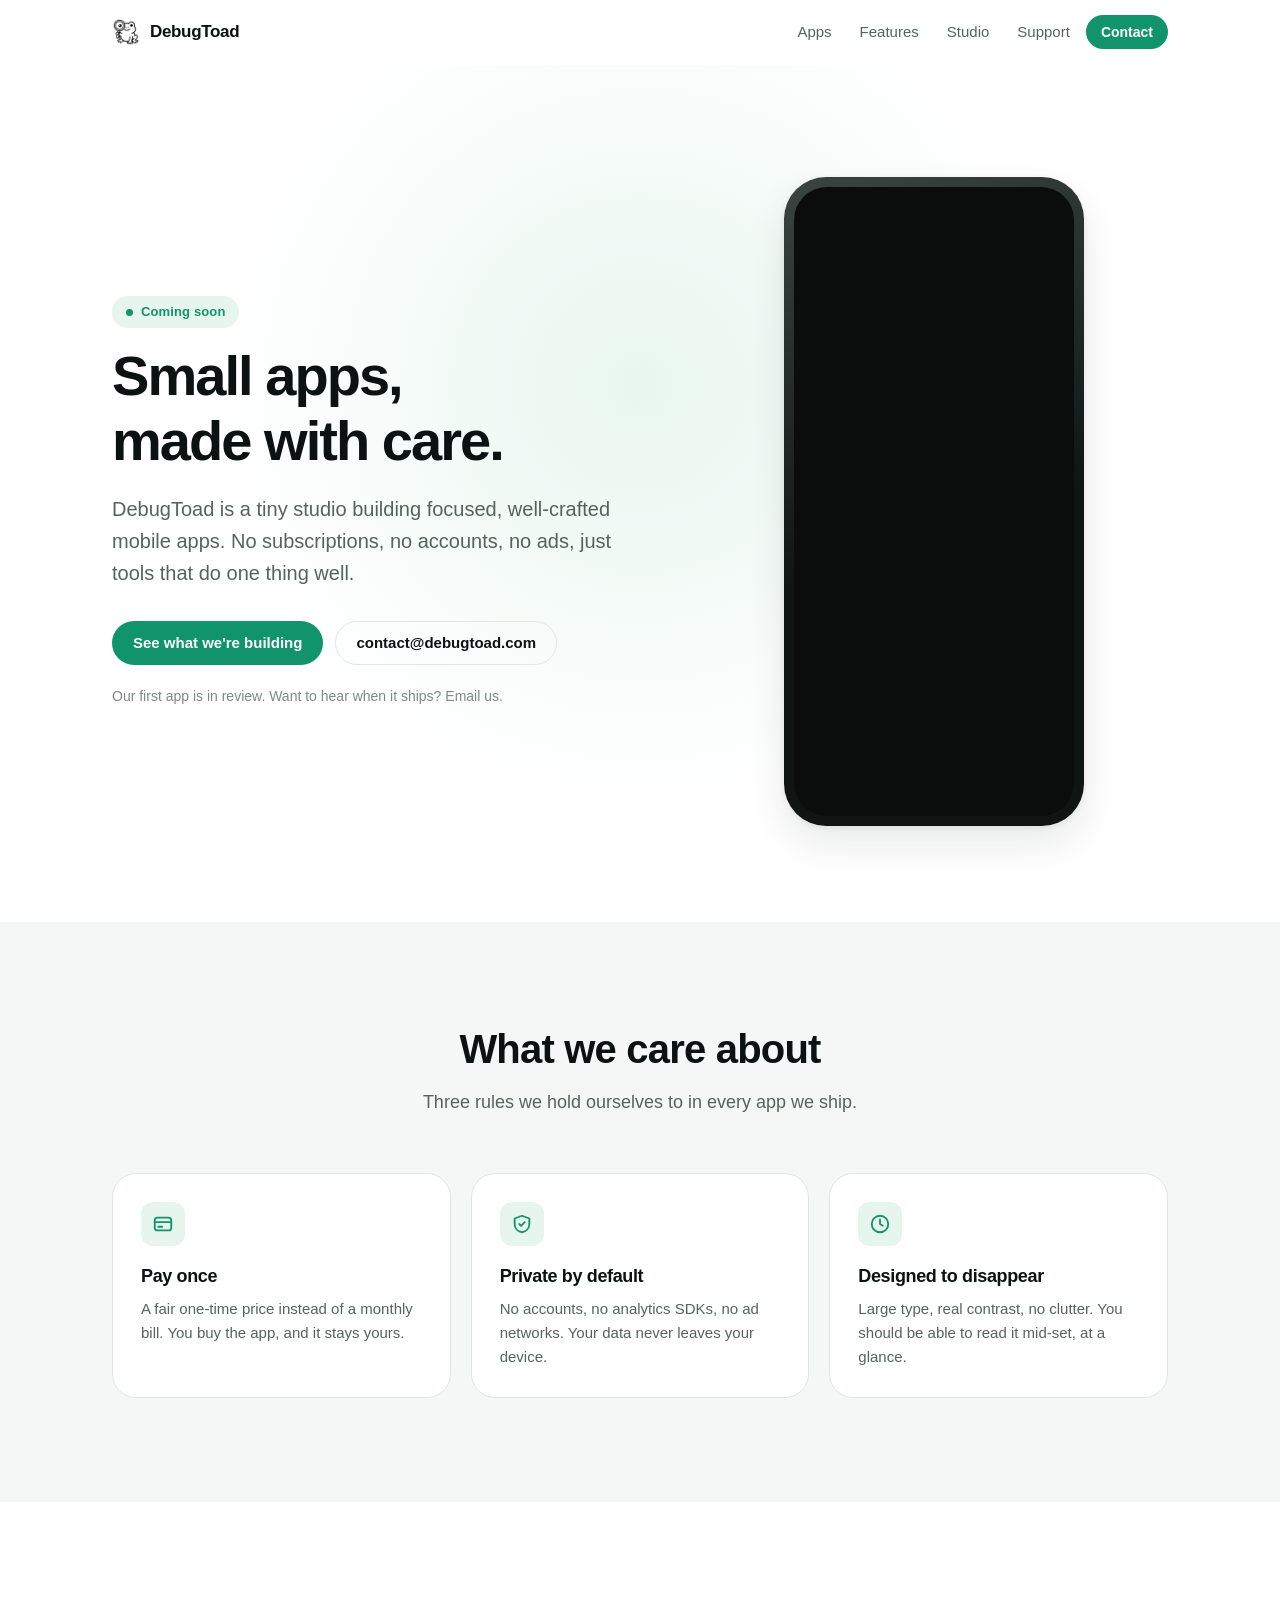
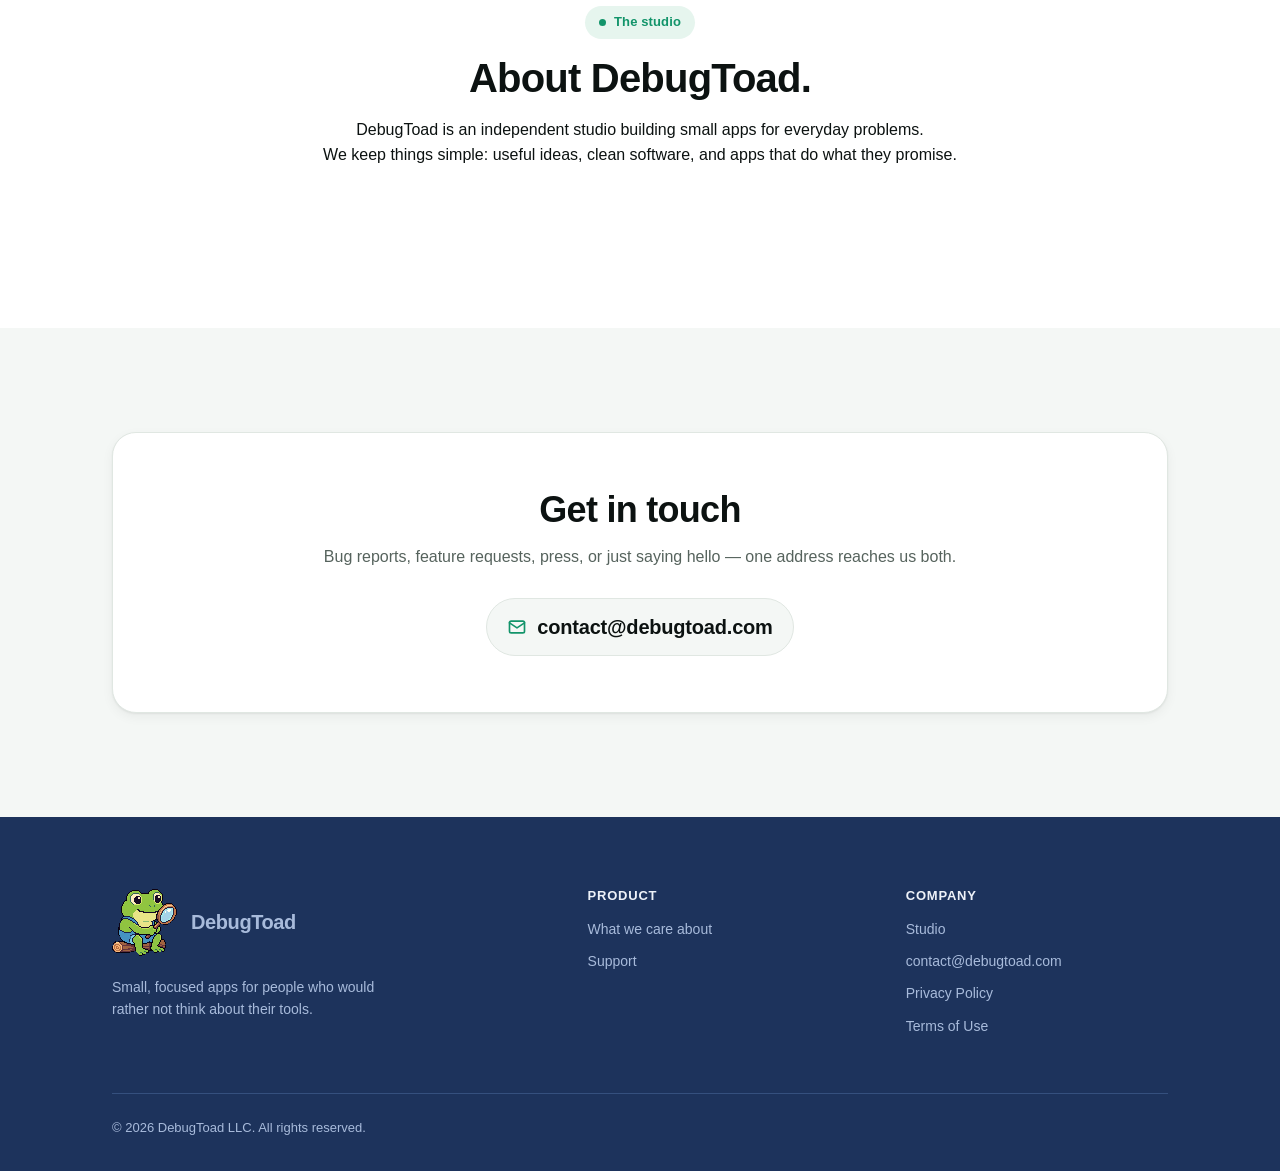
<file: index.html>
<!doctype html>
<html lang="en">
<head>
<meta charset="utf-8">
<meta name="viewport" content="width=device-width, initial-scale=1">
<title>DebugToad — small, focused apps</title>
<meta name="description" content="DebugToad is a small studio building focused, subscription-free apps for iPhone and Android. Get in touch at contact@debugtoad.com.">
<link rel="canonical" href="https://debugtoad.com/">

<!-- Open Graph / social preview -->
<meta property="og:type" content="website">
<meta property="og:site_name" content="DebugToad">
<meta property="og:title" content="DebugToad — small, focused apps">
<meta property="og:description" content="A small studio building focused, subscription-free apps for iPhone and Android.">
<meta property="og:url" content="https://debugtoad.com/">
<meta property="og:image" content="https://debugtoad.com/assets/img/og-image.png">
<meta name="twitter:card" content="summary_large_image">
<meta name="theme-color" content="#12946a">

<link rel="icon" href="assets/img/favicon.png" type="image/png">
<link rel="apple-touch-icon" href="assets/img/apple-touch-icon.png">
<link rel="stylesheet" href="assets/css/styles.css">
<noscript><style>@media (max-width:719px){.nav{display:flex!important}.nav-toggle{display:none!important}}</style></noscript>
</head>
<body>
<a class="skip-link" href="#main">Skip to content</a>

<!-- ===================== Header ===================== -->
<header class="site-header" id="siteHeader">
  <div class="wrap site-header__inner">
    <a class="brand" href="index.html">
      <img class="brand__mark" src="assets/img/logo-mark.png" alt="" width="28" height="28">
      <span>DebugToad</span>
    </a>

    <button class="nav-toggle" id="navToggle" type="button" aria-expanded="false" aria-controls="siteNav" aria-label="Open menu">
      <svg viewBox="0 0 24 24" width="20" height="20" fill="none" stroke="currentColor" stroke-width="2" stroke-linecap="round" aria-hidden="true">
        <path d="M3 6h18M3 12h18M3 18h18"/>
      </svg>
    </button>

    <nav class="nav" id="siteNav" aria-label="Main">
      <a href="#apps">Apps</a>
      <a href="#features">Features</a>
      <a href="#studio">Studio</a>
      <a href="support.html">Support</a>
      <a class="btn btn--primary btn--sm" href="#contact">Contact</a>
    </nav>
  </div>
</header>

<main id="main">

  <!-- ===================== Hero ===================== -->
  <!-- TODO(copy): replace headline / lead with final marketing copy. -->
  <section class="hero">
    <div class="wrap">
      <div class="hero__grid">
        <div class="hero__text">
          <span class="eyebrow"><span class="eyebrow__dot"></span>Coming soon</span>
          <h1 class="hero__title">Small apps,<br>made with care.</h1>
          <p class="hero__lead">
            DebugToad is a tiny studio building focused, well-crafted mobile apps.
            No subscriptions, no accounts, no ads, just tools that do one thing well.
          </p>

          <div class="hero__actions">
            <a class="btn btn--primary" href="#apps">See what we're building</a>
            <a class="btn btn--ghost" href="mailto:contact@debugtoad.com">contact@debugtoad.com</a>
          </div>

          <p class="hero__note">Our first app is in review. Want to hear when it ships? Email us.</p>
        </div>

        <div class="hero__visual">
          <!-- IMAGE SLOT — hero-phone.png · 1170 × 2532 (iPhone portrait screenshot) -->
          <div class="phone">
            <div class="slot phone__screen" data-slot="hero-phone.png&#10;1170 × 2532">
              
            </div>
          </div>
        </div>
      </div>
    </div>
  </section>

  <!-- ===================== Features ===================== -->
  
  <section class="section section--tint" id="features">
    <div class="wrap">
      <div class="section__head section__head--center">
        <h2 class="section__title">What we care about</h2>
        <p class="section__desc">Three rules we hold ourselves to in every app we ship.</p>
      </div>

      <div class="cards">
        <article class="card">
          <div class="card__icon">
            <svg viewBox="0 0 24 24" fill="none" stroke="currentColor" stroke-width="2" stroke-linecap="round" stroke-linejoin="round" aria-hidden="true"><rect x="3" y="5" width="18" height="14" rx="3"/><path d="M3 10h18M7 15h4"/></svg>
          </div>
          <h3>Pay once</h3>
          <p>A fair one-time price instead of a monthly bill. You buy the app, and it stays yours.</p>
        </article>

        <article class="card">
          <div class="card__icon">
            <svg viewBox="0 0 24 24" fill="none" stroke="currentColor" stroke-width="2" stroke-linecap="round" stroke-linejoin="round" aria-hidden="true"><path d="M12 3 4 6v6c0 4.4 3.2 8.2 8 9 4.8-.8 8-4.6 8-9V6l-8-3z"/><path d="m9 12 2 2 4-4"/></svg>
          </div>
          <h3>Private by default</h3>
          <p>No accounts, no analytics SDKs, no ad networks. Your data never leaves your device.</p>
        </article>

        <article class="card">
          <div class="card__icon">
            <svg viewBox="0 0 24 24" fill="none" stroke="currentColor" stroke-width="2" stroke-linecap="round" stroke-linejoin="round" aria-hidden="true"><circle cx="12" cy="12" r="9"/><path d="M12 7v5l3 2"/></svg>
          </div>
          <h3>Designed to disappear</h3>
          <p>Large type, real contrast, no clutter. You should be able to read it mid-set, at a glance.</p>
        </article>
      </div>
    </div>
  </section>

  <!-- ===================== Screenshot gallery ===================== -->
   <!--
  <section class="section section--tint">
    <div class="wrap">
      <div class="section__head section__head--center">
        <h2 class="section__title">A look inside</h2>
        <p class="section__desc">Four screens, no walkthrough needed.</p>
      </div>

      <div class="gallery">
        <figure style="margin:0">
          <div class="phone phone--sm">
            <div class="slot phone__screen" data-slot="shot-1.png&#10;1170 × 2532">
              <img src="assets/img/shot-1.png" alt="Timer ready to start" width="1170" height="2532" loading="lazy">
            </div>
          </div>
          <figcaption>Ready</figcaption>
        </figure>

        <figure style="margin:0">
          <div class="phone phone--sm">
            <div class="slot phone__screen" data-slot="shot-2.png&#10;1170 × 2532">
              <img src="assets/img/shot-2.png" alt="A work round in progress" width="1170" height="2532" loading="lazy">
            </div>
          </div>
          <figcaption>Work</figcaption>
        </figure>

        <figure style="margin:0">
          <div class="phone phone--sm">
            <div class="slot phone__screen" data-slot="shot-3.png&#10;1170 × 2532">
              <img src="assets/img/shot-3.png" alt="A rest round in progress" width="1170" height="2532" loading="lazy">
            </div>
          </div>
          <figcaption>Rest</figcaption>
        </figure>

        <figure style="margin:0">
          <div class="phone phone--sm">
            <div class="slot phone__screen" data-slot="shot-4.png&#10;1170 × 2532">
              <img src="assets/img/shot-4.png" alt="Settings screen" width="1170" height="2532" loading="lazy">
            </div>
          </div>
          <figcaption>Settings</figcaption>
        </figure>
      </div>
    </div>
  </section>
-->
  <!-- ===================== Studio ===================== -->
  <!-- TODO(copy): a short paragraph about the studio. -->
  <section class="section" id="studio">
    <div class="wrap">
      <div class="section__head section__head--center">
        <span class="eyebrow"><span class="eyebrow__dot"></span>The studio</span>
        <h2 class="section__title">About DebugToad.</h2>
        <p class="section__desc">
          <p>DebugToad is an independent studio building small apps for everyday problems.</p>
          <p>We keep things simple: useful ideas, clean software, and apps that do what they promise.</p>
        </p>
      </div>
    </div>
  </section>

  <!-- ===================== Contact ===================== -->
  <section class="section section--tint" id="contact">
    <div class="wrap">
      <div class="contact-card">
        <h2>Get in touch</h2>
        <p>Bug reports, feature requests, press, or just saying hello — one address reaches us both.</p>

        <div class="mailrow">
          <a class="mail" href="mailto:contact@debugtoad.com">
            <svg viewBox="0 0 24 24" fill="none" stroke="currentColor" stroke-width="2" stroke-linecap="round" stroke-linejoin="round" aria-hidden="true"><rect x="3" y="5" width="18" height="14" rx="2"/><path d="m3 7 9 6 9-6"/></svg>
            contact@debugtoad.com
          </a>
        </div>
      </div>
    </div>
  </section>

</main>

<!-- ===================== Footer ===================== -->
<footer class="site-footer">
  <div class="wrap footer">
    <div class="footer__grid">
      <div>
        <a class="footer__brand" href="index.html">
          <img class="footer__mascot" src="assets/img/mascot.png" alt="" width="65" height="67">
          <span>DebugToad</span>
        </a>
        <p class="footer__tag">Small, focused apps for people who would rather not think about their tools.</p>
      </div>

      <div>
        <h3>Product</h3>
        <ul>
          <!-- <li><a href="#apps">Interval Timer</a></li> -->
          <li><a href="#features">What we care about</a></li>
          <li><a href="support.html">Support</a></li>
        </ul>
      </div>

      <div>
        <h3>Company</h3>
        <ul>
          <li><a href="#studio">Studio</a></li>
          <li><a href="mailto:contact@debugtoad.com">contact@debugtoad.com</a></li>
          <li><a href="privacy.html">Privacy Policy</a></li>
          <li><a href="terms.html">Terms of Use</a></li>
        </ul>
      </div>
    </div>

    <div class="footer__bottom">
      <span>&copy; <span data-year>2026</span> DebugToad LLC. All rights reserved.</span>
    </div>
  </div>
</footer>

<script src="assets/js/main.js" defer></script>
</body>
</html>
</file>
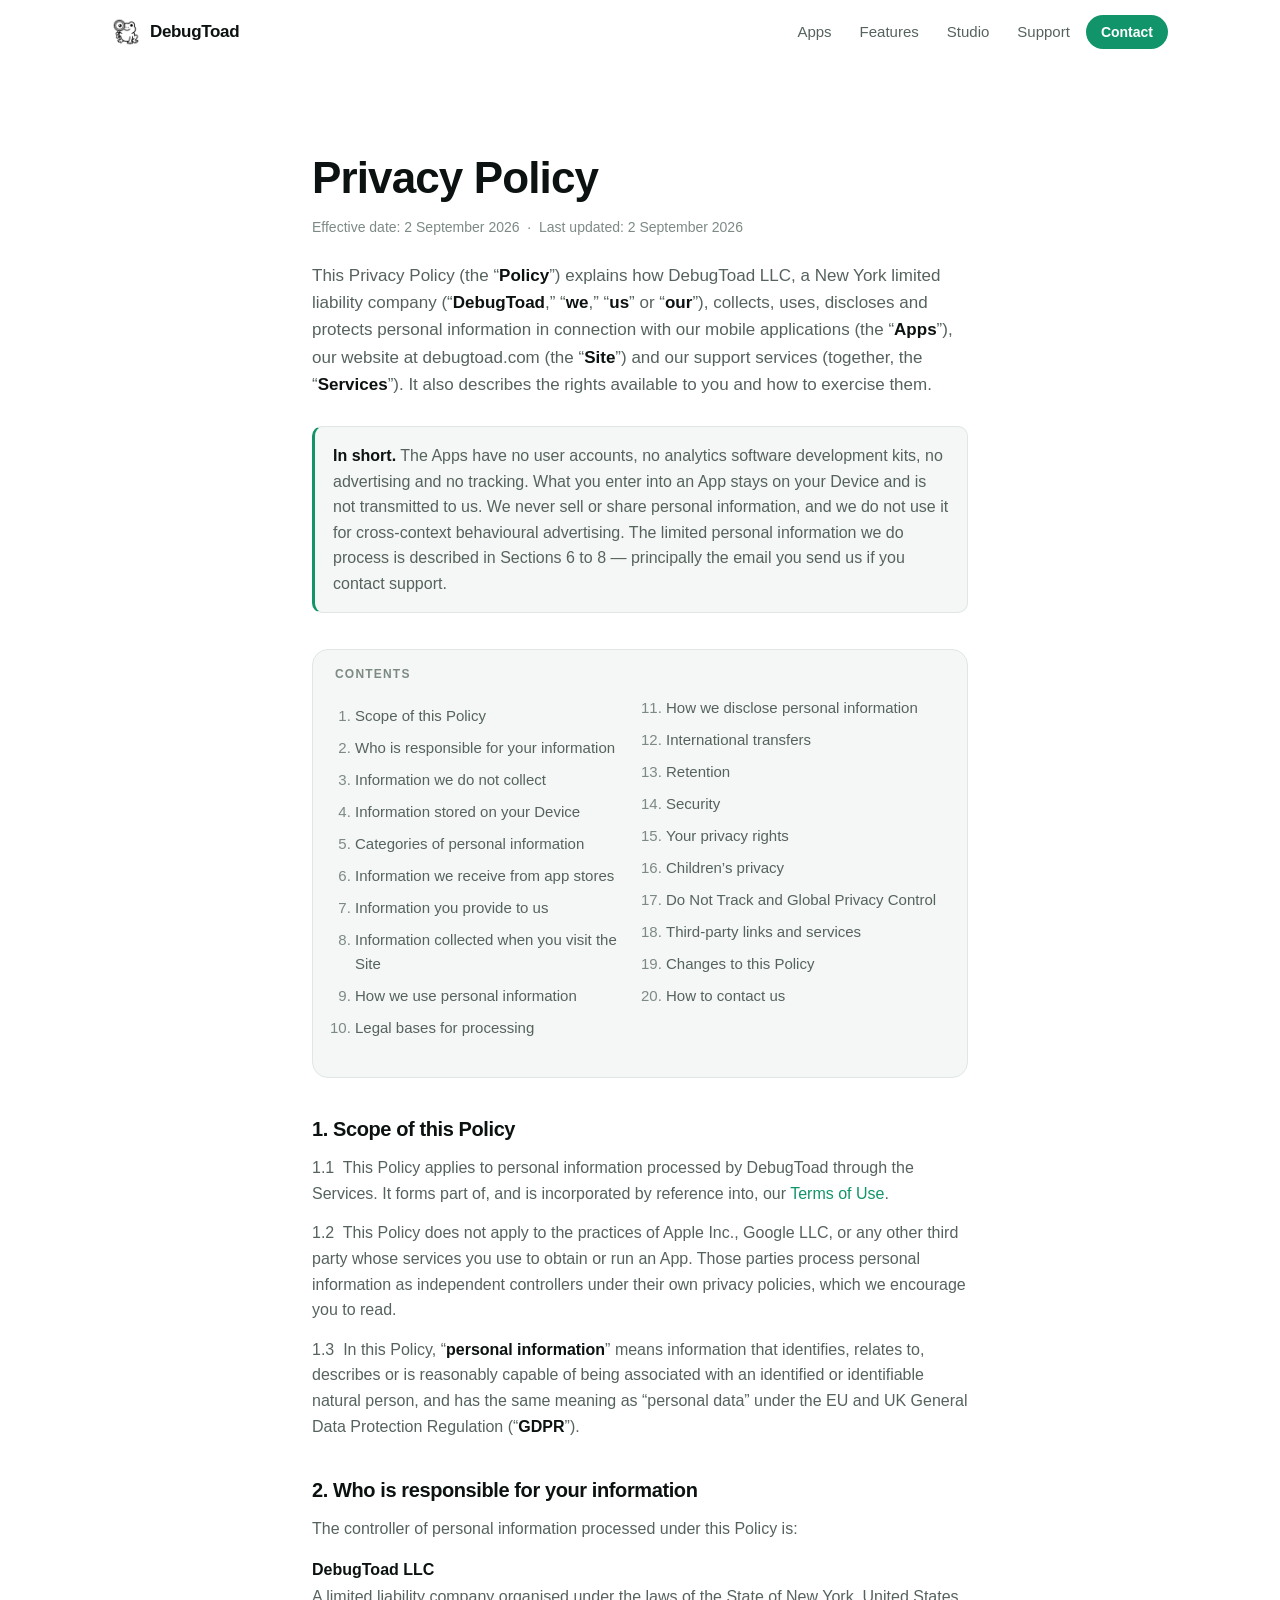
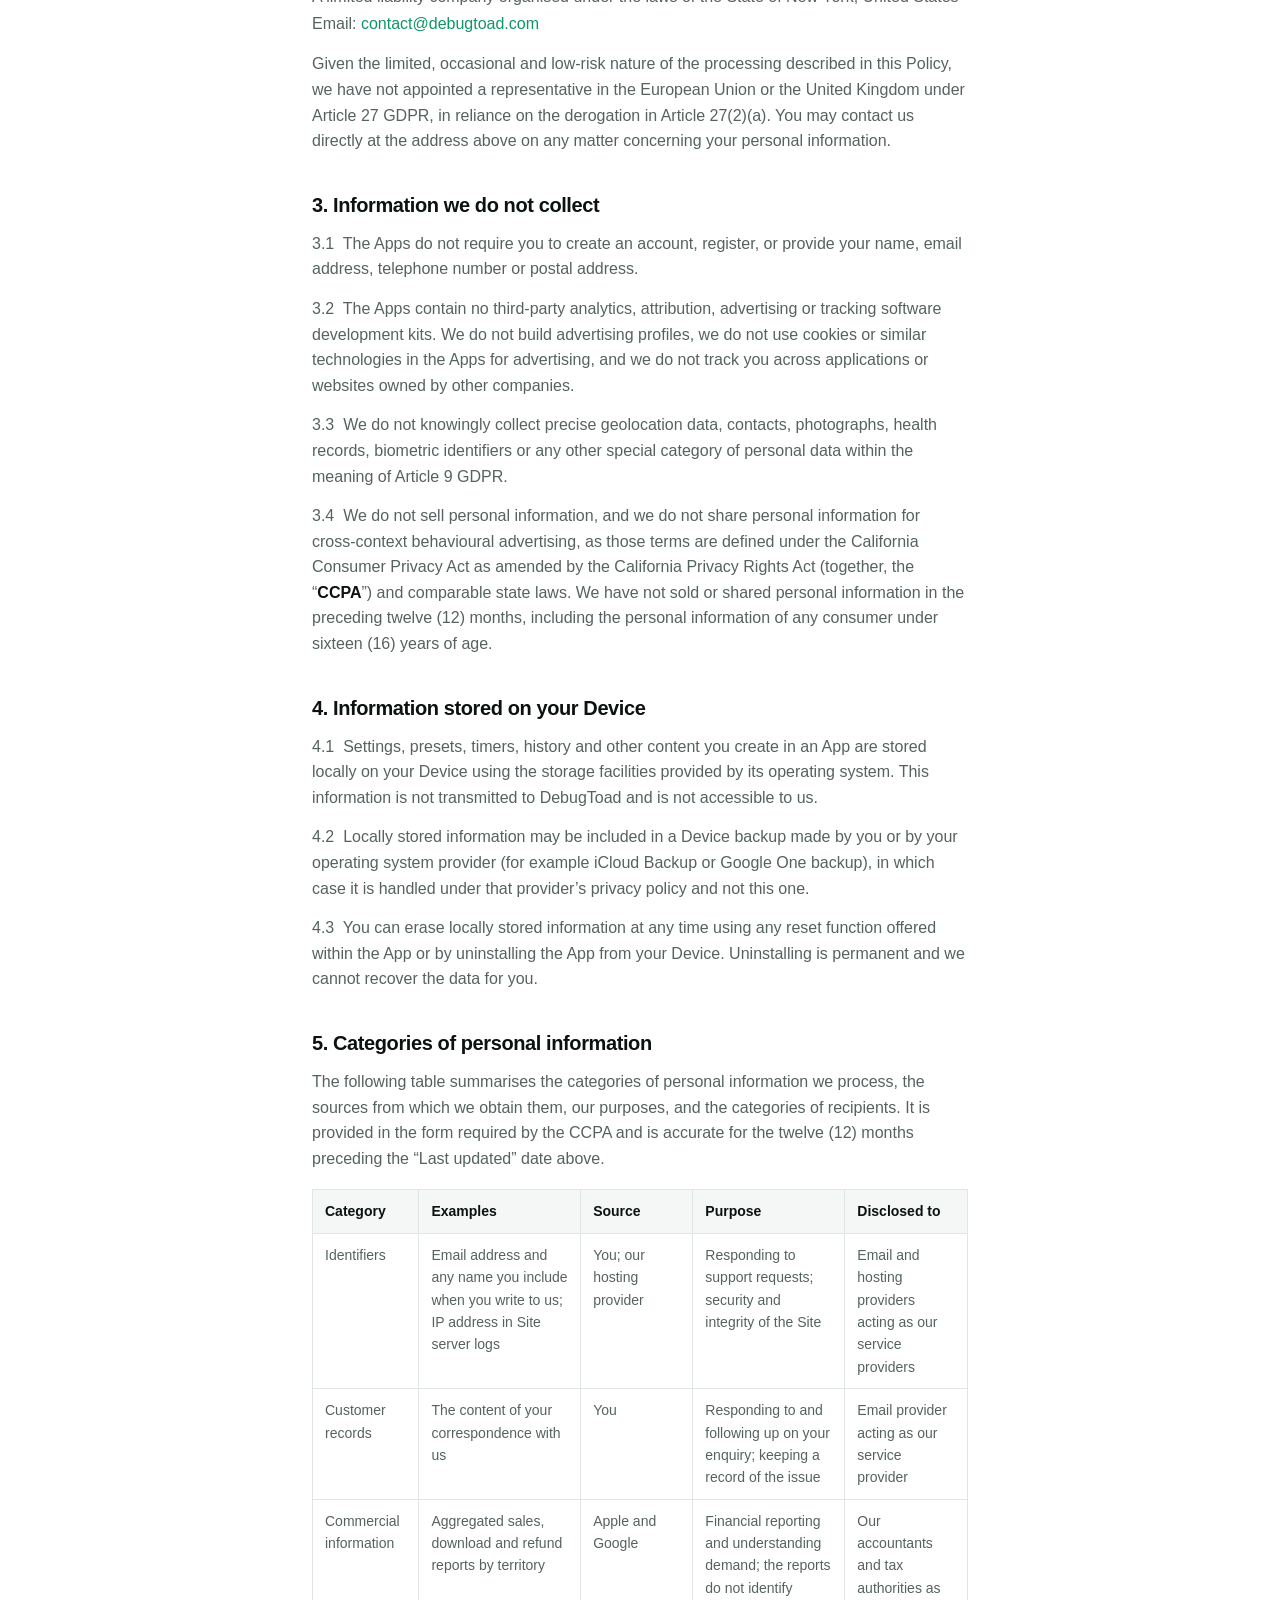
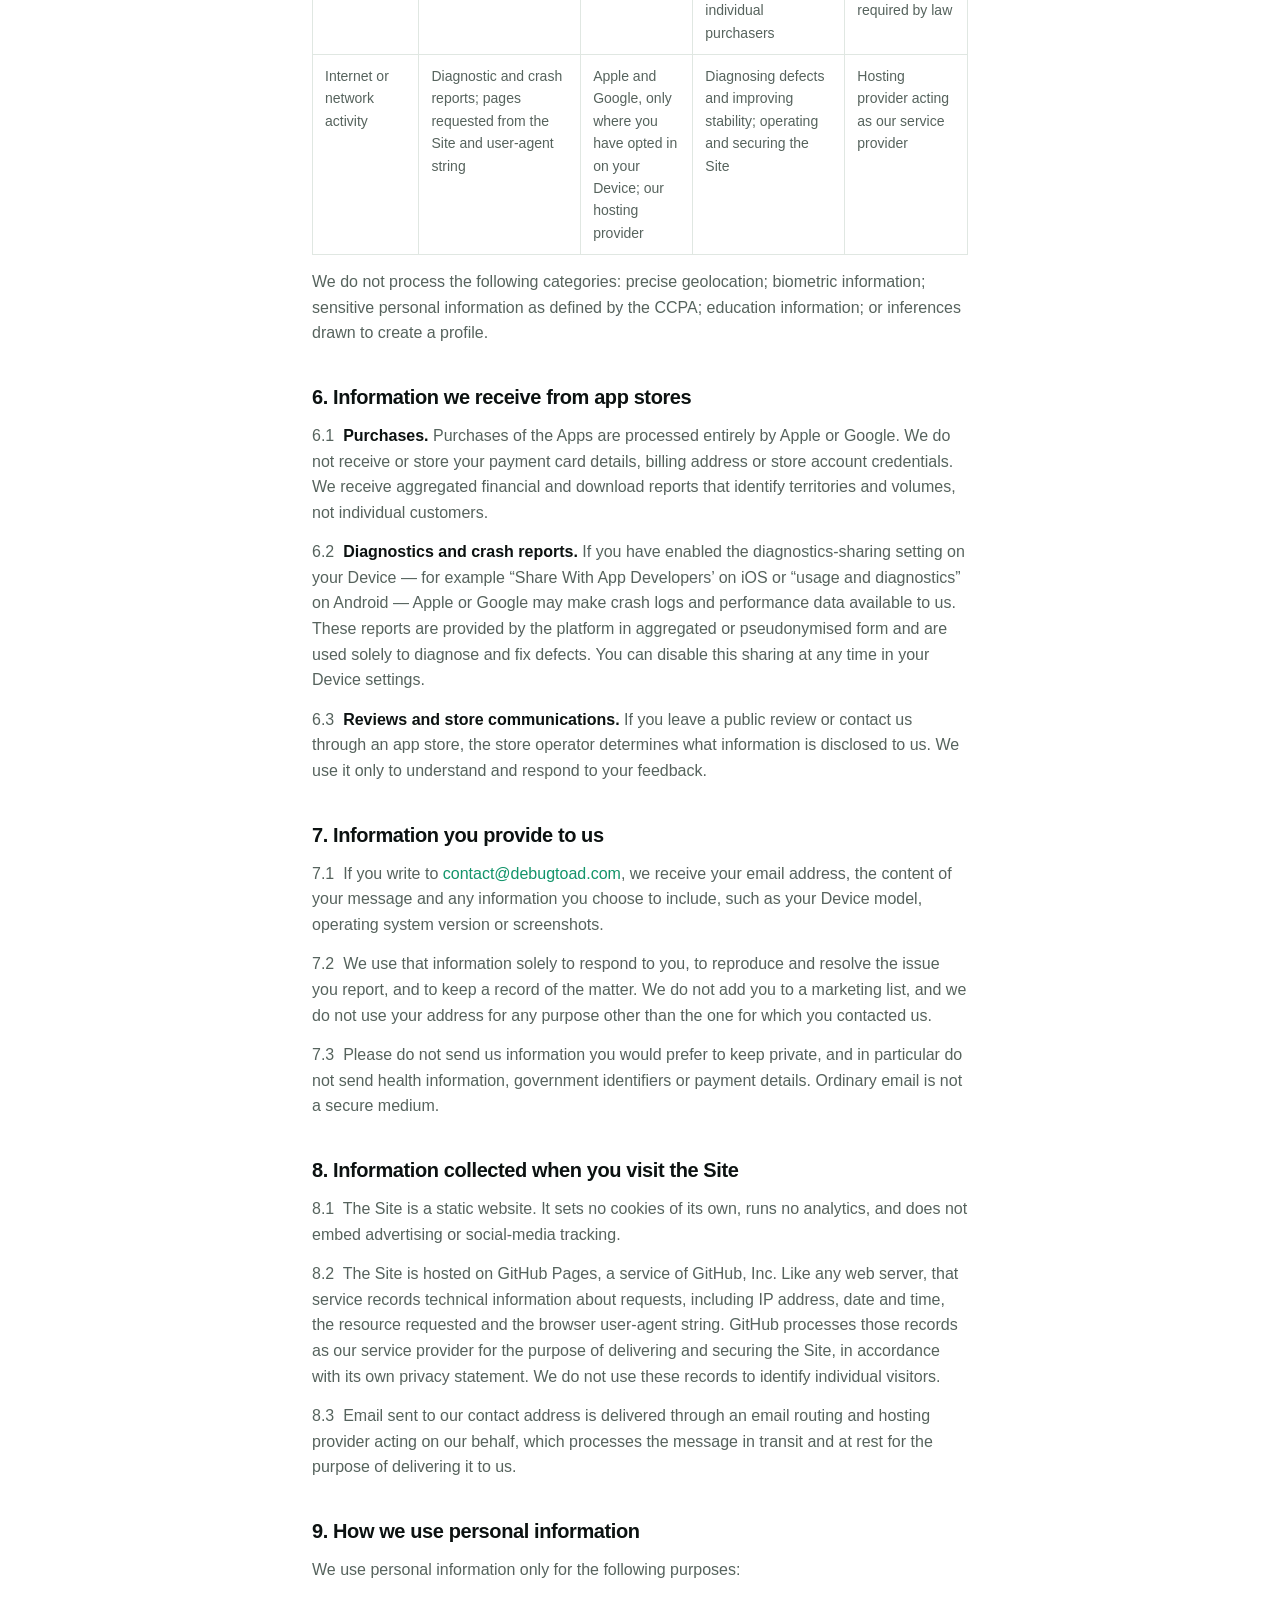
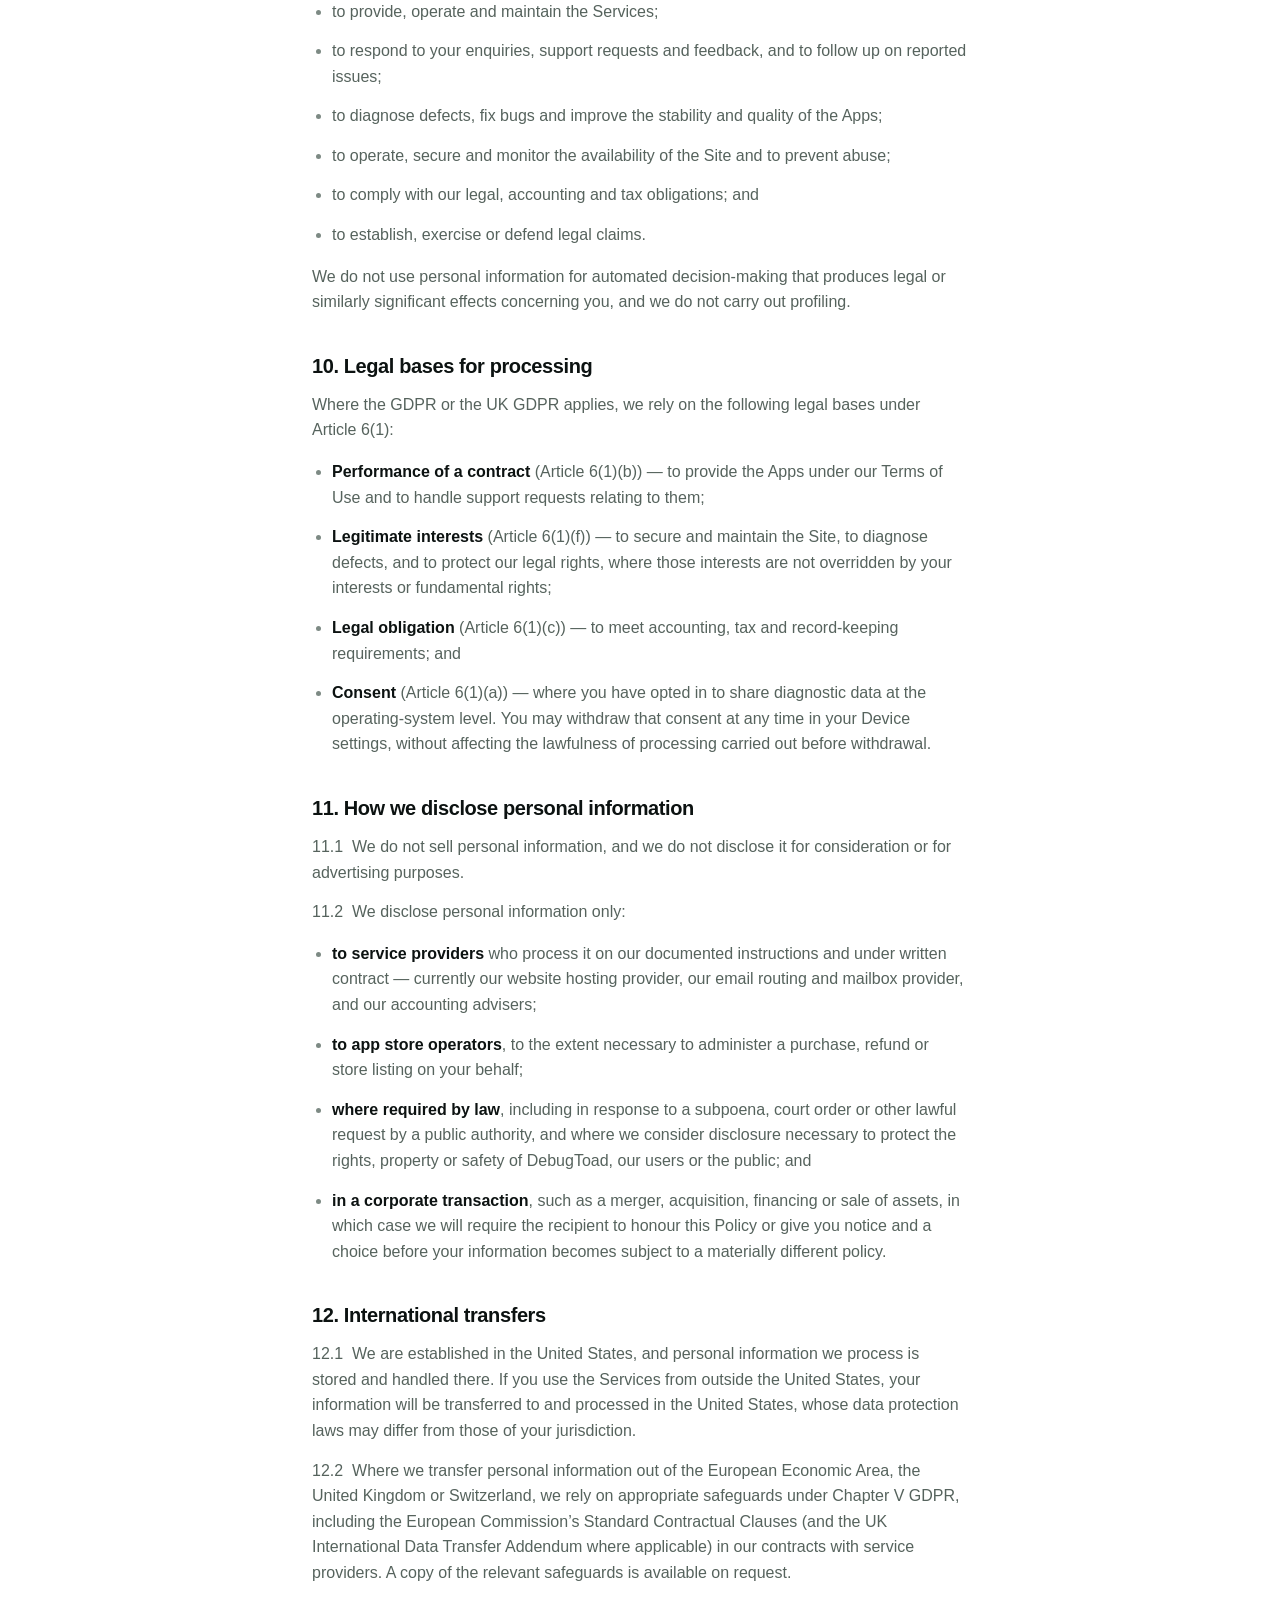
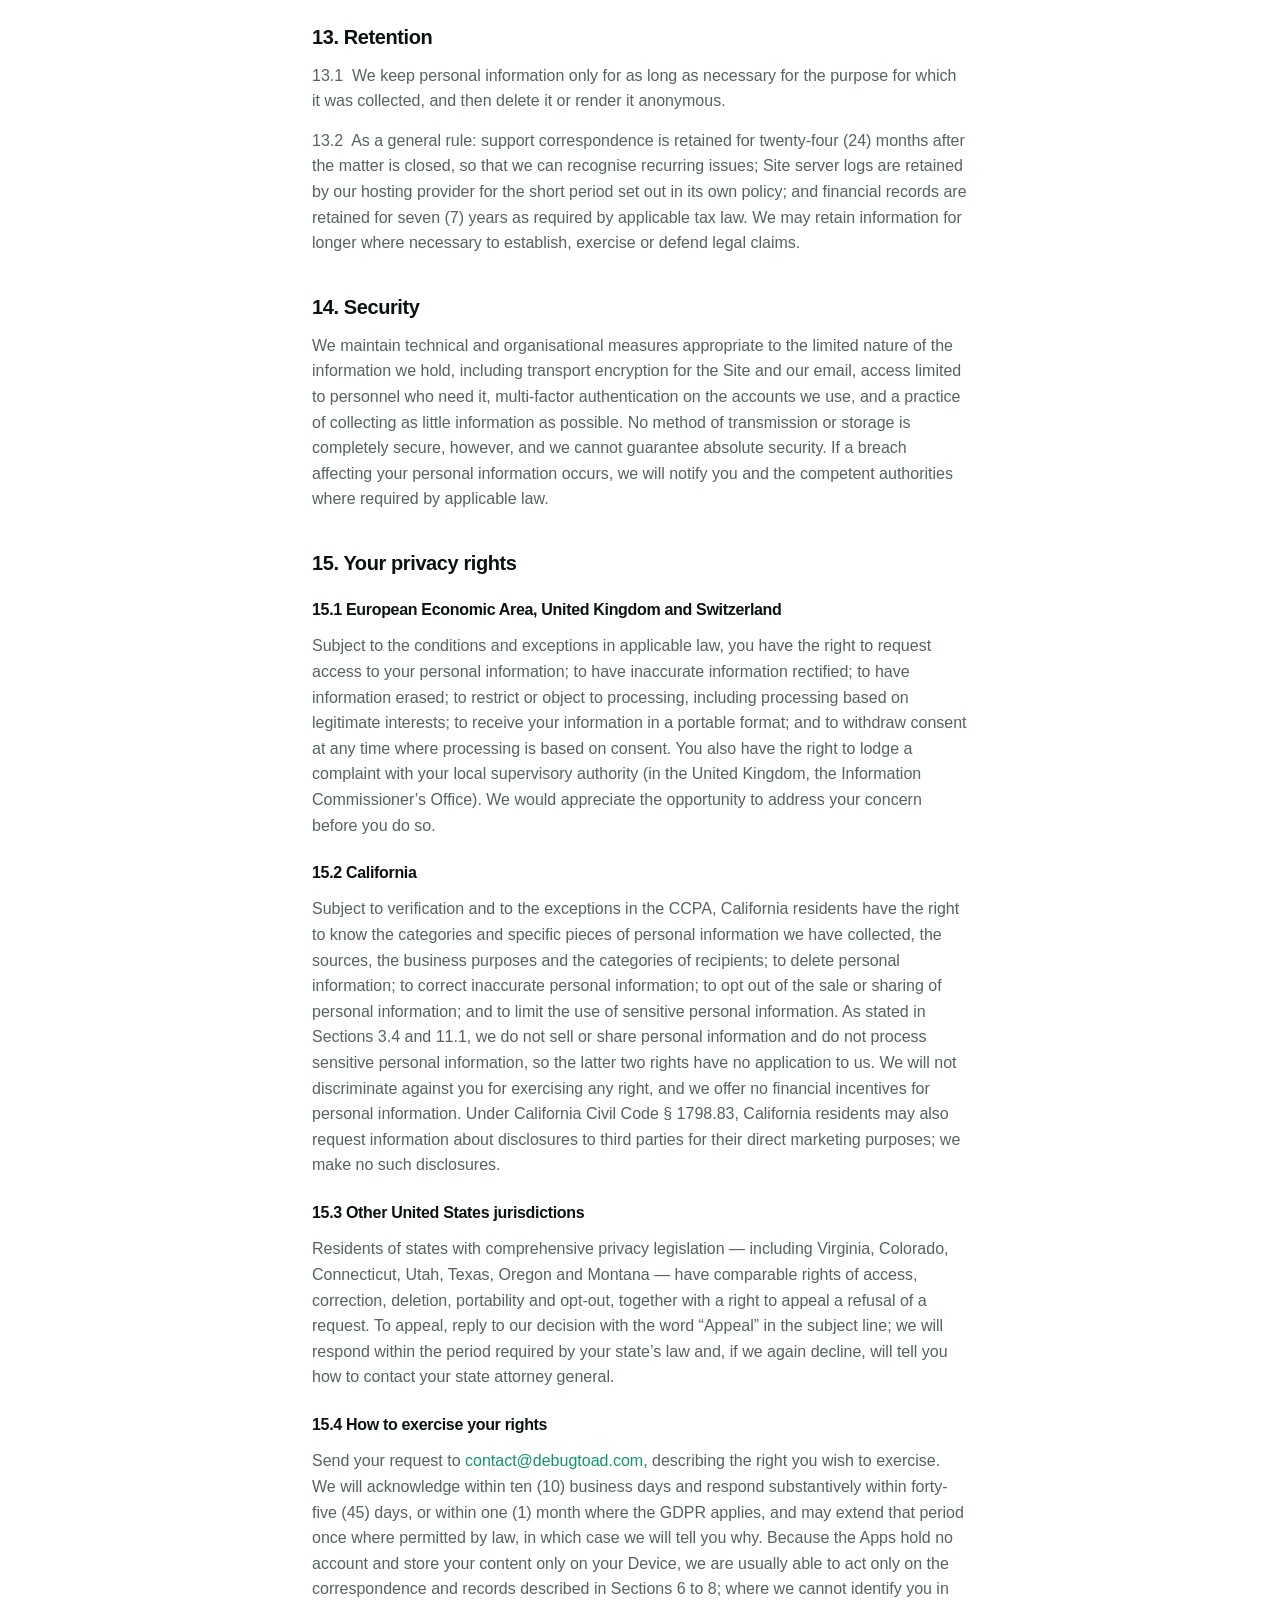
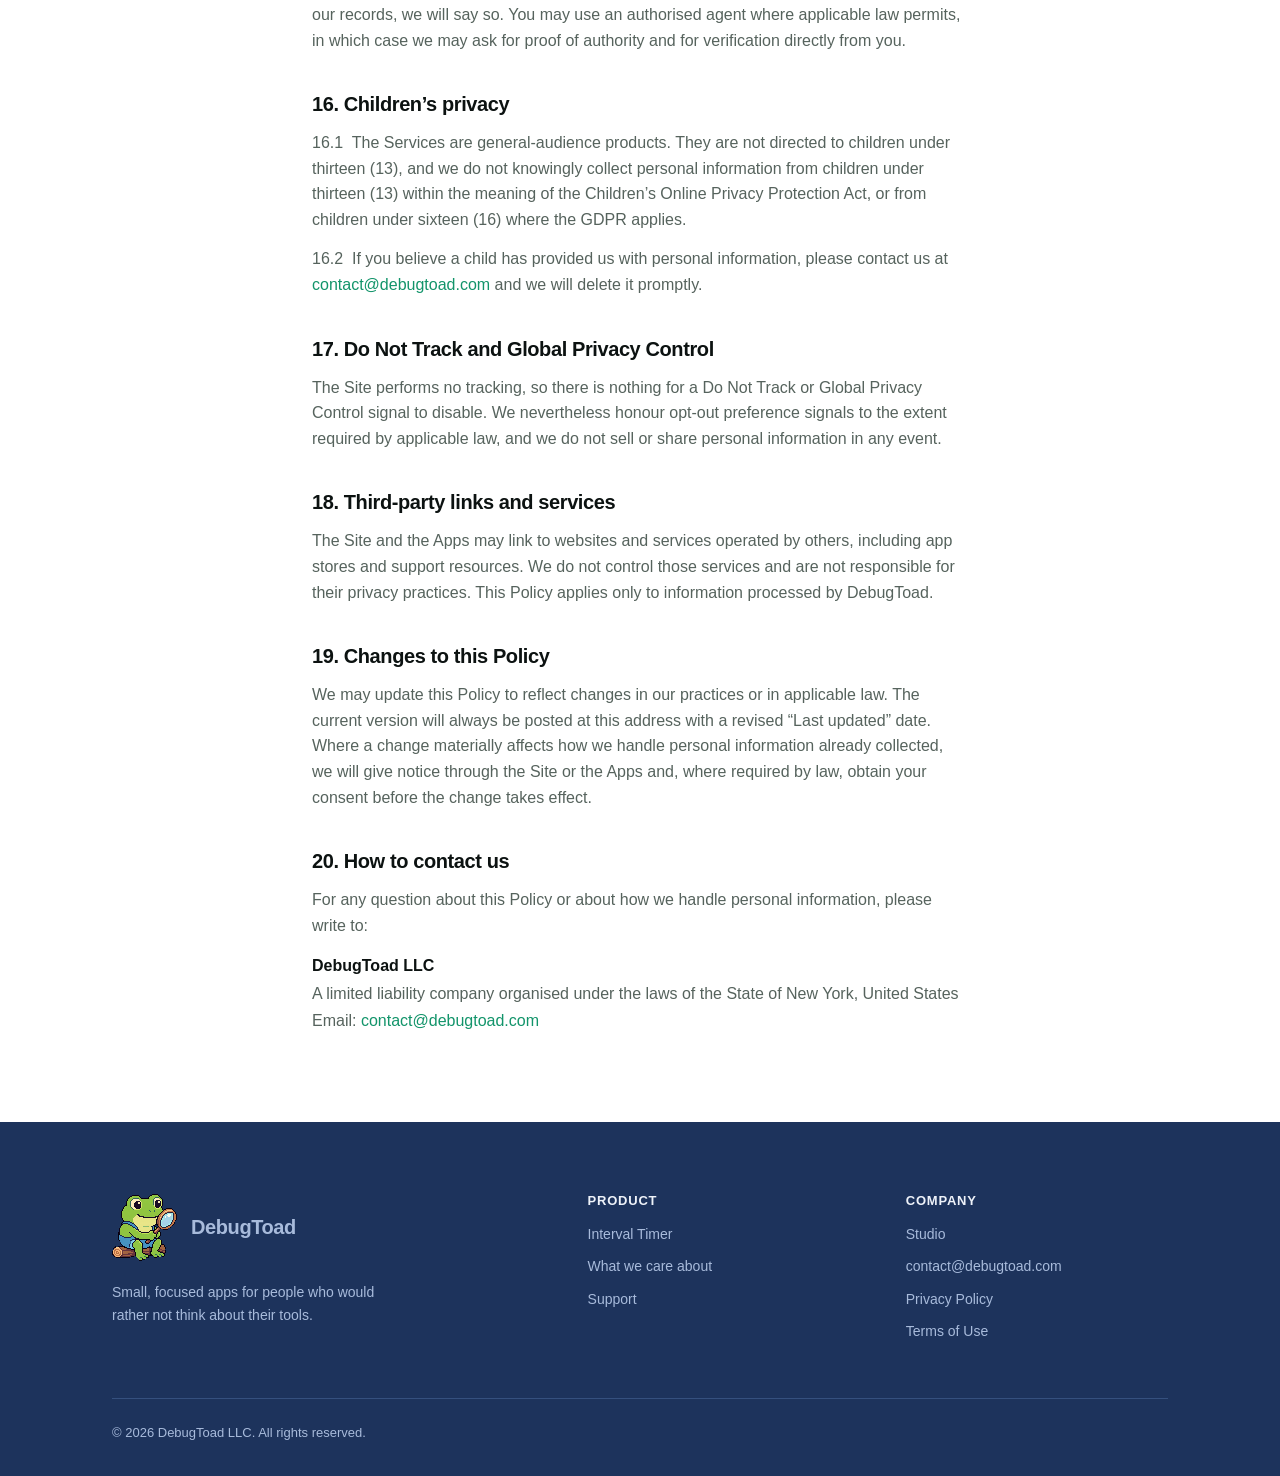
<file: privacy.html>
<!doctype html>
<html lang="en">
<head>
<meta charset="utf-8">
<meta name="viewport" content="width=device-width, initial-scale=1">
<title>Privacy Policy — DebugToad</title>
<meta name="description" content="How DebugToad LLC handles personal information. Our apps have no accounts, no analytics and no tracking; what you enter stays on your device.">
<meta name="theme-color" content="#12946a">
<link rel="icon" href="assets/img/favicon.png" type="image/png">
<link rel="apple-touch-icon" href="assets/img/apple-touch-icon.png">
<link rel="stylesheet" href="assets/css/styles.css">
<noscript><style>@media (max-width:719px){.nav{display:flex!important}.nav-toggle{display:none!important}}</style></noscript>
</head>
<body>
<a class="skip-link" href="#main">Skip to content</a>

<header class="site-header" id="siteHeader">
  <div class="wrap site-header__inner">
    <a class="brand" href="index.html">
      <img class="brand__mark" src="assets/img/logo-mark.png" alt="" width="28" height="28">
      <span>DebugToad</span>
    </a>
    <button class="nav-toggle" id="navToggle" type="button" aria-expanded="false" aria-controls="siteNav" aria-label="Open menu">
      <svg viewBox="0 0 24 24" width="20" height="20" fill="none" stroke="currentColor" stroke-width="2" stroke-linecap="round" aria-hidden="true"><path d="M3 6h18M3 12h18M3 18h18"/></svg>
    </button>
    <nav class="nav" id="siteNav" aria-label="Main">
      <a href="index.html#apps">Apps</a>
      <a href="index.html#features">Features</a>
      <a href="index.html#studio">Studio</a>
      <a href="support.html">Support</a>
      <a class="btn btn--primary btn--sm" href="mailto:contact@debugtoad.com">Contact</a>
    </nav>
  </div>
</header>

<main id="main">
  <!--
    TODO(legal): Standard-form draft prepared for DebugToad LLC. Before publishing,
    (a) confirm that each factual
    statement still matches what the shipped Apps actually do — in particular
    sections 4, 6 and 8 — and keep this Policy aligned with the Apple App Privacy
    ("nutrition label") and Google Play Data Safety declarations, and (c) have it
    reviewed by licensed counsel.
  -->
  <section class="page">
    <div class="wrap page__inner">
      <h1>Privacy Policy</h1>
      <p class="updated">Effective date: 2 September 2026 &nbsp;·&nbsp; Last updated: 2 September 2026</p>

      <p class="lede">
        This Privacy Policy (the &ldquo;<strong>Policy</strong>&rdquo;) explains how DebugToad LLC, a New York limited
        liability company (&ldquo;<strong>DebugToad</strong>,&rdquo; &ldquo;<strong>we</strong>,&rdquo;
        &ldquo;<strong>us</strong>&rdquo; or &ldquo;<strong>our</strong>&rdquo;), collects, uses, discloses and
        protects personal information in connection with our mobile applications (the
        &ldquo;<strong>Apps</strong>&rdquo;), our website at debugtoad.com (the &ldquo;<strong>Site</strong>&rdquo;)
        and our support services (together, the &ldquo;<strong>Services</strong>&rdquo;). It also describes the rights
        available to you and how to exercise them.
      </p>

      <div class="callout">
        <p><strong>In short.</strong> The Apps have no user accounts, no analytics software development kits, no
        advertising and no tracking. What you enter into an App stays on your Device and is not transmitted to us. We
        never sell or share personal information, and we do not use it for cross-context behavioural advertising. The
        limited personal information we do process is described in Sections 6 to 8 &mdash; principally the email you
        send us if you contact support.</p>
      </div>

      <nav class="toc" aria-labelledby="toc-heading">
        <h2 id="toc-heading">Contents</h2>
        <ol>
          <li><a href="#p1">Scope of this Policy</a></li>
          <li><a href="#p2">Who is responsible for your information</a></li>
          <li><a href="#p3">Information we do not collect</a></li>
          <li><a href="#p4">Information stored on your Device</a></li>
          <li><a href="#p5">Categories of personal information</a></li>
          <li><a href="#p6">Information we receive from app stores</a></li>
          <li><a href="#p7">Information you provide to us</a></li>
          <li><a href="#p8">Information collected when you visit the Site</a></li>
          <li><a href="#p9">How we use personal information</a></li>
          <li><a href="#p10">Legal bases for processing</a></li>
          <li><a href="#p11">How we disclose personal information</a></li>
          <li><a href="#p12">International transfers</a></li>
          <li><a href="#p13">Retention</a></li>
          <li><a href="#p14">Security</a></li>
          <li><a href="#p15">Your privacy rights</a></li>
          <li><a href="#p16">Children&rsquo;s privacy</a></li>
          <li><a href="#p17">Do Not Track and Global Privacy Control</a></li>
          <li><a href="#p18">Third-party links and services</a></li>
          <li><a href="#p19">Changes to this Policy</a></li>
          <li><a href="#p20">How to contact us</a></li>
        </ol>
      </nav>

      <h2 id="p1">1. Scope of this Policy</h2>
      <p>1.1 &nbsp;This Policy applies to personal information processed by DebugToad through the Services. It forms
      part of, and is incorporated by reference into, our <a href="terms.html">Terms of Use</a>.</p>
      <p>1.2 &nbsp;This Policy does not apply to the practices of Apple Inc., Google LLC, or any other third party
      whose services you use to obtain or run an App. Those parties process personal information as independent
      controllers under their own privacy policies, which we encourage you to read.</p>
      <p>1.3 &nbsp;In this Policy, &ldquo;<strong>personal information</strong>&rdquo; means information that
      identifies, relates to, describes or is reasonably capable of being associated with an identified or
      identifiable natural person, and has the same meaning as &ldquo;personal data&rdquo; under the EU and UK General
      Data Protection Regulation (&ldquo;<strong>GDPR</strong>&rdquo;).</p>

      <h2 id="p2">2. Who is responsible for your information</h2>
      <p>The controller of personal information processed under this Policy is:</p>
      <address>
        <strong>DebugToad LLC</strong><br>
        A limited liability company organised under the laws of the State of New York, United States<br>
        Email: <a href="mailto:contact@debugtoad.com">contact@debugtoad.com</a>
      </address>
      <p>Given the limited, occasional and low-risk nature of the processing described in this Policy, we have not
      appointed a representative in the European Union or the United Kingdom under Article 27 GDPR, in reliance on the
      derogation in Article 27(2)(a). You may contact us directly at the address above on any matter concerning your
      personal information.</p>

      <h2 id="p3">3. Information we do not collect</h2>
      <p>3.1 &nbsp;The Apps do not require you to create an account, register, or provide your name, email address,
      telephone number or postal address.</p>
      <p>3.2 &nbsp;The Apps contain no third-party analytics, attribution, advertising or tracking software development
      kits. We do not build advertising profiles, we do not use cookies or similar technologies in the Apps for
      advertising, and we do not track you across applications or websites owned by other companies.</p>
      <p>3.3 &nbsp;We do not knowingly collect precise geolocation data, contacts, photographs, health records,
      biometric identifiers or any other special category of personal data within the meaning of Article 9 GDPR.</p>
      <p>3.4 &nbsp;We do not sell personal information, and we do not share personal information for cross-context
      behavioural advertising, as those terms are defined under the California Consumer Privacy Act as amended by the
      California Privacy Rights Act (together, the &ldquo;<strong>CCPA</strong>&rdquo;) and comparable state laws. We
      have not sold or shared personal information in the preceding twelve (12) months, including the personal
      information of any consumer under sixteen (16) years of age.</p>

      <h2 id="p4">4. Information stored on your Device</h2>
      <p>4.1 &nbsp;Settings, presets, timers, history and other content you create in an App are stored locally on your
      Device using the storage facilities provided by its operating system. This information is not transmitted to
      DebugToad and is not accessible to us.</p>
      <p>4.2 &nbsp;Locally stored information may be included in a Device backup made by you or by your operating
      system provider (for example iCloud Backup or Google One backup), in which case it is handled under that
      provider&rsquo;s privacy policy and not this one.</p>
      <p>4.3 &nbsp;You can erase locally stored information at any time using any reset function offered within the App
      or by uninstalling the App from your Device. Uninstalling is permanent and we cannot recover the data for
      you.</p>

      <h2 id="p5">5. Categories of personal information</h2>
      <p>The following table summarises the categories of personal information we process, the sources from which we
      obtain them, our purposes, and the categories of recipients. It is provided in the form required by the CCPA and
      is accurate for the twelve (12) months preceding the &ldquo;Last updated&rdquo; date above.</p>
      <div class="table-scroll">
        <table class="data-table">
          <thead>
            <tr>
              <th scope="col">Category</th>
              <th scope="col">Examples</th>
              <th scope="col">Source</th>
              <th scope="col">Purpose</th>
              <th scope="col">Disclosed to</th>
            </tr>
          </thead>
          <tbody>
            <tr>
              <td>Identifiers</td>
              <td>Email address and any name you include when you write to us; IP address in Site server logs</td>
              <td>You; our hosting provider</td>
              <td>Responding to support requests; security and integrity of the Site</td>
              <td>Email and hosting providers acting as our service providers</td>
            </tr>
            <tr>
              <td>Customer records</td>
              <td>The content of your correspondence with us</td>
              <td>You</td>
              <td>Responding to and following up on your enquiry; keeping a record of the issue</td>
              <td>Email provider acting as our service provider</td>
            </tr>
            <tr>
              <td>Commercial information</td>
              <td>Aggregated sales, download and refund reports by territory</td>
              <td>Apple and Google</td>
              <td>Financial reporting and understanding demand; the reports do not identify individual purchasers</td>
              <td>Our accountants and tax authorities as required by law</td>
            </tr>
            <tr>
              <td>Internet or network activity</td>
              <td>Diagnostic and crash reports; pages requested from the Site and user-agent string</td>
              <td>Apple and Google, only where you have opted in on your Device; our hosting provider</td>
              <td>Diagnosing defects and improving stability; operating and securing the Site</td>
              <td>Hosting provider acting as our service provider</td>
            </tr>
          </tbody>
        </table>
      </div>
      <p>We do not process the following categories: precise geolocation; biometric information; sensitive personal
      information as defined by the CCPA; education information; or inferences drawn to create a profile.</p>

      <h2 id="p6">6. Information we receive from app stores</h2>
      <p>6.1 &nbsp;<strong>Purchases.</strong> Purchases of the Apps are processed entirely by Apple or Google. We do
      not receive or store your payment card details, billing address or store account credentials. We receive
      aggregated financial and download reports that identify territories and volumes, not individual customers.</p>
      <p>6.2 &nbsp;<strong>Diagnostics and crash reports.</strong> If you have enabled the diagnostics-sharing setting
      on your Device &mdash; for example &ldquo;Share With App Developers&rsquo; on iOS or &ldquo;usage and diagnostics&rdquo;
      on Android &mdash; Apple or Google may make crash logs and performance data available to us. These reports are
      provided by the platform in aggregated or pseudonymised form and are used solely to diagnose and fix defects.
      You can disable this sharing at any time in your Device settings.</p>
      <p>6.3 &nbsp;<strong>Reviews and store communications.</strong> If you leave a public review or contact us
      through an app store, the store operator determines what information is disclosed to us. We use it only to
      understand and respond to your feedback.</p>

      <h2 id="p7">7. Information you provide to us</h2>
      <p>7.1 &nbsp;If you write to <a href="mailto:contact@debugtoad.com">contact@debugtoad.com</a>, we receive your
      email address, the content of your message and any information you choose to include, such as your Device model,
      operating system version or screenshots.</p>
      <p>7.2 &nbsp;We use that information solely to respond to you, to reproduce and resolve the issue you report, and
      to keep a record of the matter. We do not add you to a marketing list, and we do not use your address for any
      purpose other than the one for which you contacted us.</p>
      <p>7.3 &nbsp;Please do not send us information you would prefer to keep private, and in particular do not send
      health information, government identifiers or payment details. Ordinary email is not a secure medium.</p>

      <h2 id="p8">8. Information collected when you visit the Site</h2>
      <p>8.1 &nbsp;The Site is a static website. It sets no cookies of its own, runs no analytics, and does not embed
      advertising or social-media tracking.</p>
      <p>8.2 &nbsp;The Site is hosted on GitHub Pages, a service of GitHub, Inc. Like any web server, that service
      records technical information about requests, including IP address, date and time, the resource requested and
      the browser user-agent string. GitHub processes those records as our service provider for the purpose of
      delivering and securing the Site, in accordance with its own privacy statement. We do not use these records to
      identify individual visitors.</p>
      <p>8.3 &nbsp;Email sent to our contact address is delivered through an email routing and hosting provider acting
      on our behalf, which processes the message in transit and at rest for the purpose of delivering it to us.</p>

      <h2 id="p9">9. How we use personal information</h2>
      <p>We use personal information only for the following purposes:</p>
      <ul>
        <li>to provide, operate and maintain the Services;</li>
        <li>to respond to your enquiries, support requests and feedback, and to follow up on reported issues;</li>
        <li>to diagnose defects, fix bugs and improve the stability and quality of the Apps;</li>
        <li>to operate, secure and monitor the availability of the Site and to prevent abuse;</li>
        <li>to comply with our legal, accounting and tax obligations; and</li>
        <li>to establish, exercise or defend legal claims.</li>
      </ul>
      <p>We do not use personal information for automated decision-making that produces legal or similarly significant
      effects concerning you, and we do not carry out profiling.</p>

      <h2 id="p10">10. Legal bases for processing</h2>
      <p>Where the GDPR or the UK GDPR applies, we rely on the following legal bases under Article 6(1):</p>
      <ul>
        <li><strong>Performance of a contract</strong> (Article 6(1)(b)) &mdash; to provide the Apps under our Terms of
        Use and to handle support requests relating to them;</li>
        <li><strong>Legitimate interests</strong> (Article 6(1)(f)) &mdash; to secure and maintain the Site, to
        diagnose defects, and to protect our legal rights, where those interests are not overridden by your interests
        or fundamental rights;</li>
        <li><strong>Legal obligation</strong> (Article 6(1)(c)) &mdash; to meet accounting, tax and record-keeping
        requirements; and</li>
        <li><strong>Consent</strong> (Article 6(1)(a)) &mdash; where you have opted in to share diagnostic data at the
        operating-system level. You may withdraw that consent at any time in your Device settings, without affecting
        the lawfulness of processing carried out before withdrawal.</li>
      </ul>

      <h2 id="p11">11. How we disclose personal information</h2>
      <p>11.1 &nbsp;We do not sell personal information, and we do not disclose it for consideration or for
      advertising purposes.</p>
      <p>11.2 &nbsp;We disclose personal information only:</p>
      <ul>
        <li><strong>to service providers</strong> who process it on our documented instructions and under written
        contract &mdash; currently our website hosting provider, our email routing and mailbox provider, and our
        accounting advisers;</li>
        <li><strong>to app store operators</strong>, to the extent necessary to administer a purchase, refund or store
        listing on your behalf;</li>
        <li><strong>where required by law</strong>, including in response to a subpoena, court order or other lawful
        request by a public authority, and where we consider disclosure necessary to protect the rights, property or
        safety of DebugToad, our users or the public; and</li>
        <li><strong>in a corporate transaction</strong>, such as a merger, acquisition, financing or sale of assets, in
        which case we will require the recipient to honour this Policy or give you notice and a choice before your
        information becomes subject to a materially different policy.</li>
      </ul>

      <h2 id="p12">12. International transfers</h2>
      <p>12.1 &nbsp;We are established in the United States, and personal information we process is stored and handled
      there. If you use the Services from outside the United States, your information will be transferred to and
      processed in the United States, whose data protection laws may differ from those of your jurisdiction.</p>
      <p>12.2 &nbsp;Where we transfer personal information out of the European Economic Area, the United Kingdom or
      Switzerland, we rely on appropriate safeguards under Chapter V GDPR, including the European Commission&rsquo;s
      Standard Contractual Clauses (and the UK International Data Transfer Addendum where applicable) in our contracts
      with service providers. A copy of the relevant safeguards is available on request.</p>

      <h2 id="p13">13. Retention</h2>
      <p>13.1 &nbsp;We keep personal information only for as long as necessary for the purpose for which it was
      collected, and then delete it or render it anonymous.</p>
      <p>13.2 &nbsp;As a general rule: support correspondence is retained for twenty-four (24) months after the matter
      is closed, so that we can recognise recurring issues; Site server logs are retained by our hosting provider for
      the short period set out in its own policy; and financial records are retained for seven (7) years as required by
      applicable tax law. We may retain information for longer where necessary to establish, exercise or defend legal
      claims.</p>

      <h2 id="p14">14. Security</h2>
      <p>We maintain technical and organisational measures appropriate to the limited nature of the information we
      hold, including transport encryption for the Site and our email, access limited to personnel who need it,
      multi-factor authentication on the accounts we use, and a practice of collecting as little information as
      possible. No method of transmission or storage is completely secure, however, and we cannot guarantee absolute
      security. If a breach affecting your personal information occurs, we will notify you and the competent
      authorities where required by applicable law.</p>

      <h2 id="p15">15. Your privacy rights</h2>
      <h3>15.1 European Economic Area, United Kingdom and Switzerland</h3>
      <p>Subject to the conditions and exceptions in applicable law, you have the right to request access to your
      personal information; to have inaccurate information rectified; to have information erased; to restrict or
      object to processing, including processing based on legitimate interests; to receive your information in a
      portable format; and to withdraw consent at any time where processing is based on consent. You also have the
      right to lodge a complaint with your local supervisory authority (in the United Kingdom, the Information
      Commissioner&rsquo;s Office). We would appreciate the opportunity to address your concern before you do so.</p>

      <h3>15.2 California</h3>
      <p>Subject to verification and to the exceptions in the CCPA, California residents have the right to know the
      categories and specific pieces of personal information we have collected, the sources, the business purposes and
      the categories of recipients; to delete personal information; to correct inaccurate personal information; to opt
      out of the sale or sharing of personal information; and to limit the use of sensitive personal information. As
      stated in Sections 3.4 and 11.1, we do not sell or share personal information and do not process sensitive
      personal information, so the latter two rights have no application to us. We will not discriminate against you
      for exercising any right, and we offer no financial incentives for personal information. Under California Civil
      Code &sect; 1798.83, California residents may also request information about disclosures to third parties for
      their direct marketing purposes; we make no such disclosures.</p>

      <h3>15.3 Other United States jurisdictions</h3>
      <p>Residents of states with comprehensive privacy legislation &mdash; including Virginia, Colorado, Connecticut,
      Utah, Texas, Oregon and Montana &mdash; have comparable rights of access, correction, deletion, portability and
      opt-out, together with a right to appeal a refusal of a request. To appeal, reply to our decision with the word
      &ldquo;Appeal&rdquo; in the subject line; we will respond within the period required by your state&rsquo;s law
      and, if we again decline, will tell you how to contact your state attorney general.</p>

      <h3>15.4 How to exercise your rights</h3>
      <p>Send your request to <a href="mailto:contact@debugtoad.com">contact@debugtoad.com</a>, describing the right
      you wish to exercise. We will acknowledge within ten (10) business days and respond substantively within
      forty-five (45) days, or within one (1) month where the GDPR applies, and may extend that period once where
      permitted by law, in which case we will tell you why. Because the Apps hold no account and store your content
      only on your Device, we are usually able to act only on the correspondence and records described in Sections 6
      to 8; where we cannot identify you in our records, we will say so. You may use an authorised agent where
      applicable law permits, in which case we may ask for proof of authority and for verification directly from
      you.</p>

      <h2 id="p16">16. Children&rsquo;s privacy</h2>
      <p>16.1 &nbsp;The Services are general-audience products. They are not directed to children under thirteen (13),
      and we do not knowingly collect personal information from children under thirteen (13) within the meaning of the
      Children&rsquo;s Online Privacy Protection Act, or from children under sixteen (16) where the GDPR applies.</p>
      <p>16.2 &nbsp;If you believe a child has provided us with personal information, please contact us at
      <a href="mailto:contact@debugtoad.com">contact@debugtoad.com</a> and we will delete it promptly.</p>

      <h2 id="p17">17. Do Not Track and Global Privacy Control</h2>
      <p>The Site performs no tracking, so there is nothing for a Do Not Track or Global Privacy Control signal to
      disable. We nevertheless honour opt-out preference signals to the extent required by applicable law, and we do
      not sell or share personal information in any event.</p>

      <h2 id="p18">18. Third-party links and services</h2>
      <p>The Site and the Apps may link to websites and services operated by others, including app stores and support
      resources. We do not control those services and are not responsible for their privacy practices. This Policy
      applies only to information processed by DebugToad.</p>

      <h2 id="p19">19. Changes to this Policy</h2>
      <p>We may update this Policy to reflect changes in our practices or in applicable law. The current version will
      always be posted at this address with a revised &ldquo;Last updated&rdquo; date. Where a change materially
      affects how we handle personal information already collected, we will give notice through the Site or the Apps
      and, where required by law, obtain your consent before the change takes effect.</p>

      <h2 id="p20">20. How to contact us</h2>
      <p>For any question about this Policy or about how we handle personal information, please write to:</p>
      <address>
        <strong>DebugToad LLC</strong><br>
        A limited liability company organised under the laws of the State of New York, United States<br>
        Email: <a href="mailto:contact@debugtoad.com">contact@debugtoad.com</a>
      </address>
    </div>
  </section>
</main>

<footer class="site-footer">
  <div class="wrap footer">
    <div class="footer__grid">
      <div>
        <a class="footer__brand" href="index.html">
          <img class="footer__mascot" src="assets/img/mascot.png" alt="" width="65" height="67">
          <span>DebugToad</span>
        </a>
        <p class="footer__tag">Small, focused apps for people who would rather not think about their tools.</p>
      </div>
      <div>
        <h3>Product</h3>
        <ul>
          <li><a href="index.html#apps">Interval Timer</a></li>
          <li><a href="index.html#features">What we care about</a></li>
          <li><a href="support.html">Support</a></li>
        </ul>
      </div>
      <div>
        <h3>Company</h3>
        <ul>
          <li><a href="index.html#studio">Studio</a></li>
          <li><a href="mailto:contact@debugtoad.com">contact@debugtoad.com</a></li>
          <li><a href="privacy.html">Privacy Policy</a></li>
          <li><a href="terms.html">Terms of Use</a></li>
        </ul>
      </div>
    </div>
    <div class="footer__bottom">
      <span>&copy; <span data-year>2026</span> DebugToad LLC. All rights reserved.</span>
    </div>
  </div>
</footer>

<script src="assets/js/main.js" defer></script>
</body>
</html>
</file>
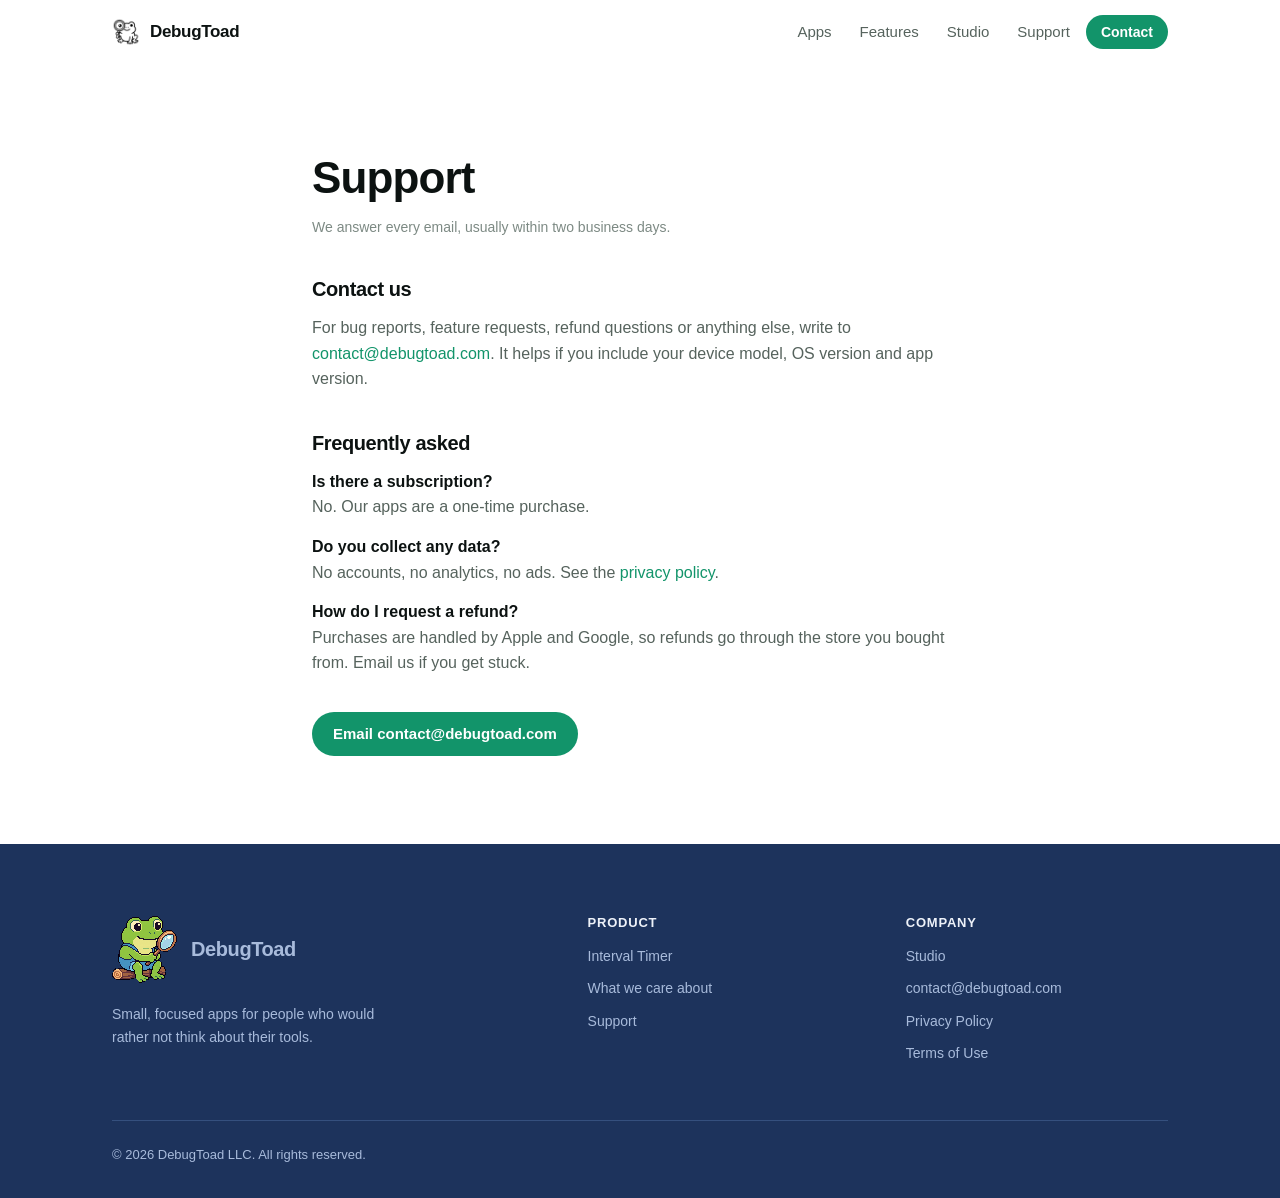
<file: support.html>
<!doctype html>
<html lang="en">
<head>
<meta charset="utf-8">
<meta name="viewport" content="width=device-width, initial-scale=1">
<title>Support — DebugToad</title>
<meta name="description" content="Get help with DebugToad apps, or email contact@debugtoad.com.">
<meta name="theme-color" content="#12946a">
<link rel="icon" href="assets/img/favicon.png" type="image/png">
<link rel="apple-touch-icon" href="assets/img/apple-touch-icon.png">
<link rel="stylesheet" href="assets/css/styles.css">
<noscript><style>@media (max-width:719px){.nav{display:flex!important}.nav-toggle{display:none!important}}</style></noscript>
</head>
<body>
<a class="skip-link" href="#main">Skip to content</a>

<header class="site-header" id="siteHeader">
  <div class="wrap site-header__inner">
    <a class="brand" href="index.html">
      <img class="brand__mark" src="assets/img/logo-mark.png" alt="" width="28" height="28">
      <span>DebugToad</span>
    </a>
    <button class="nav-toggle" id="navToggle" type="button" aria-expanded="false" aria-controls="siteNav" aria-label="Open menu">
      <svg viewBox="0 0 24 24" width="20" height="20" fill="none" stroke="currentColor" stroke-width="2" stroke-linecap="round" aria-hidden="true"><path d="M3 6h18M3 12h18M3 18h18"/></svg>
    </button>
    <nav class="nav" id="siteNav" aria-label="Main">
      <a href="index.html#apps">Apps</a>
      <a href="index.html#features">Features</a>
      <a href="index.html#studio">Studio</a>
      <a href="support.html">Support</a>
      <a class="btn btn--primary btn--sm" href="mailto:contact@debugtoad.com">Contact</a>
    </nav>
  </div>
</header>

<main id="main">
  <!-- TODO(copy): add real FAQ entries once the app is live. -->
  <section class="page">
    <div class="wrap page__inner">
      <h1>Support</h1>
      <p class="updated">We answer every email, usually within two business days.</p>

      <h2>Contact us</h2>
      <p>
        For bug reports, feature requests, refund questions or anything else, write to
        <a href="mailto:contact@debugtoad.com">contact@debugtoad.com</a>.
        It helps if you include your device model, OS version and app version.
      </p>

      <h2>Frequently asked</h2>
      <p><strong>Is there a subscription?</strong><br>No. Our apps are a one-time purchase.</p>
      <p><strong>Do you collect any data?</strong><br>No accounts, no analytics, no ads. See the <a href="privacy.html">privacy policy</a>.</p>
      <p><strong>How do I request a refund?</strong><br>Purchases are handled by Apple and Google, so refunds go through the store you bought from. Email us if you get stuck.</p>

      <p style="margin-top:36px"><a class="btn btn--primary" href="mailto:contact@debugtoad.com">Email contact@debugtoad.com</a></p>
    </div>
  </section>
</main>

<footer class="site-footer">
  <div class="wrap footer">
    <div class="footer__grid">
      <div>
        <a class="footer__brand" href="index.html">
          <img class="footer__mascot" src="assets/img/mascot.png" alt="" width="65" height="67">
          <span>DebugToad</span>
        </a>
        <p class="footer__tag">Small, focused apps for people who would rather not think about their tools.</p>
      </div>
      <div>
        <h3>Product</h3>
        <ul>
          <li><a href="index.html#apps">Interval Timer</a></li>
          <li><a href="index.html#features">What we care about</a></li>
          <li><a href="support.html">Support</a></li>
        </ul>
      </div>
      <div>
        <h3>Company</h3>
        <ul>
          <li><a href="index.html#studio">Studio</a></li>
          <li><a href="mailto:contact@debugtoad.com">contact@debugtoad.com</a></li>
          <li><a href="privacy.html">Privacy Policy</a></li>
          <li><a href="terms.html">Terms of Use</a></li>
        </ul>
      </div>
    </div>
    <div class="footer__bottom">
      <span>&copy; <span data-year>2026</span> DebugToad LLC. All rights reserved.</span>
    </div>
  </div>
</footer>

<script src="assets/js/main.js" defer></script>
</body>
</html>
</file>
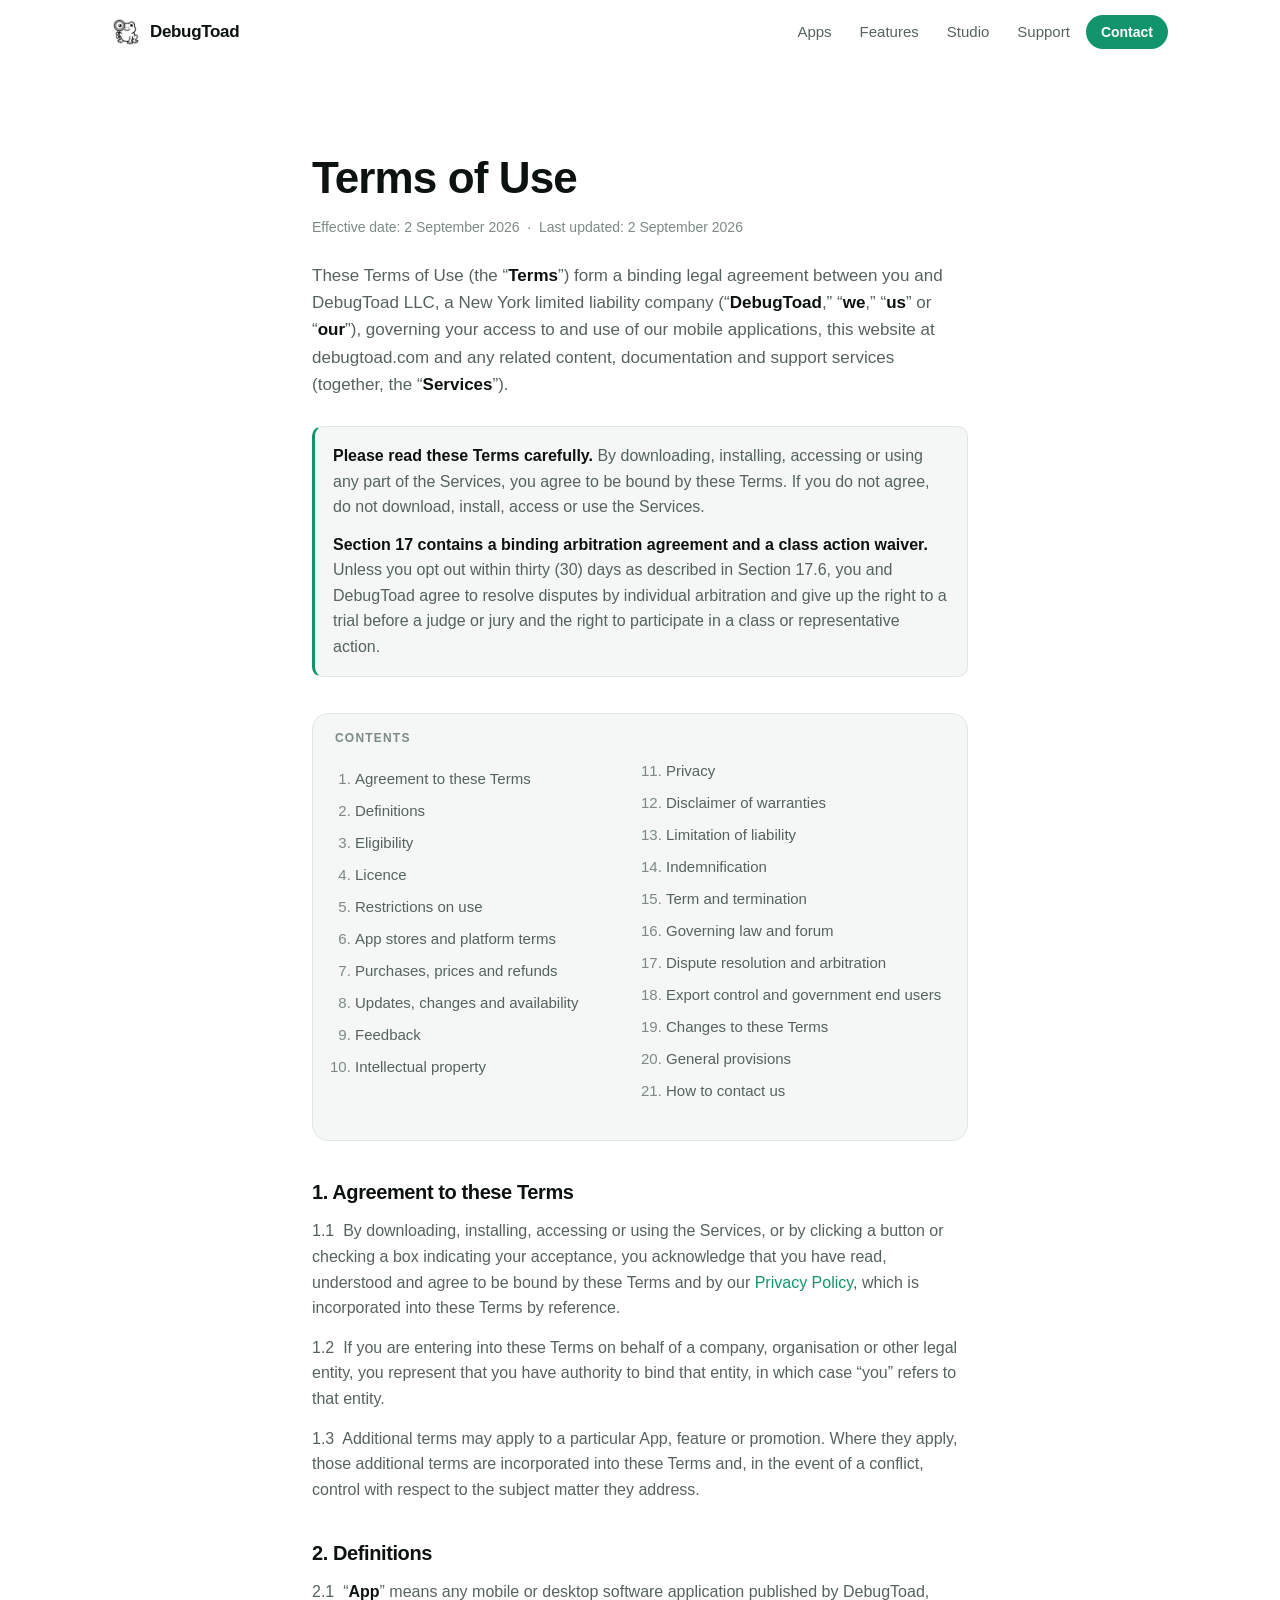
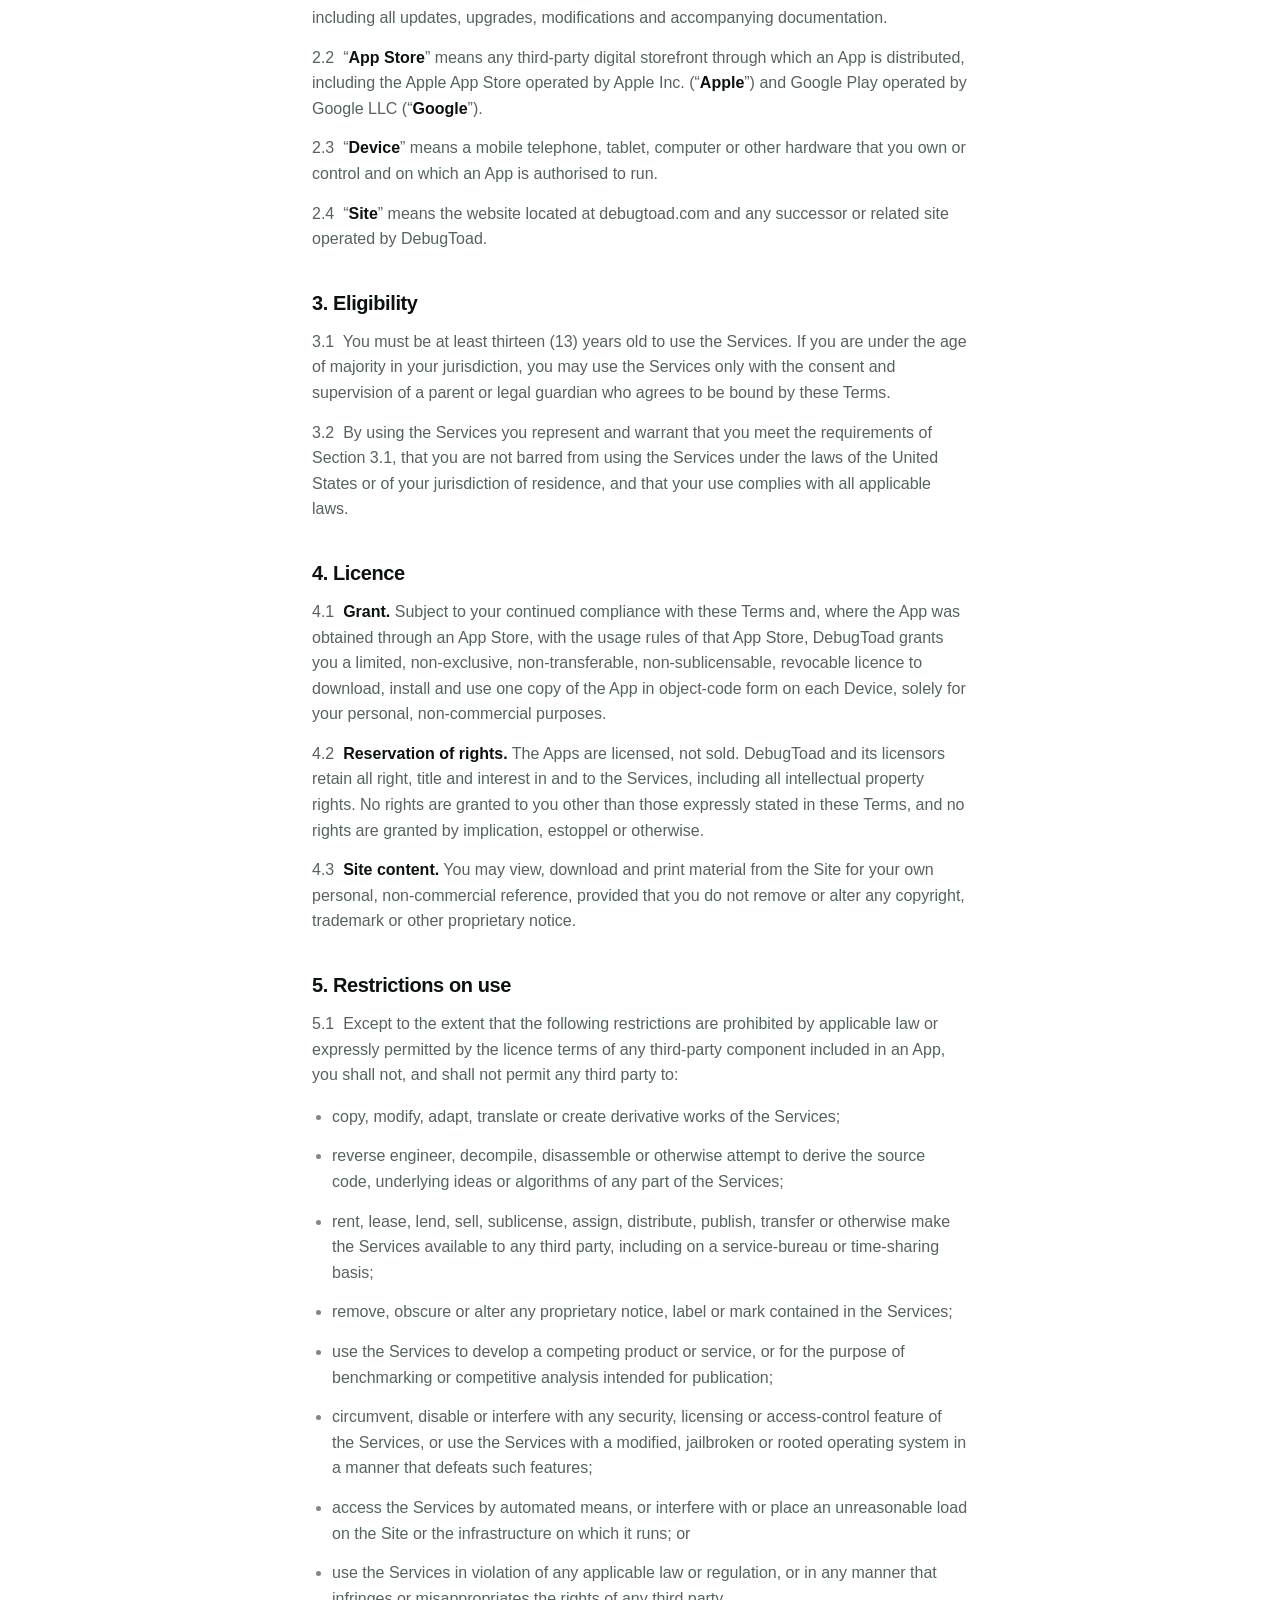
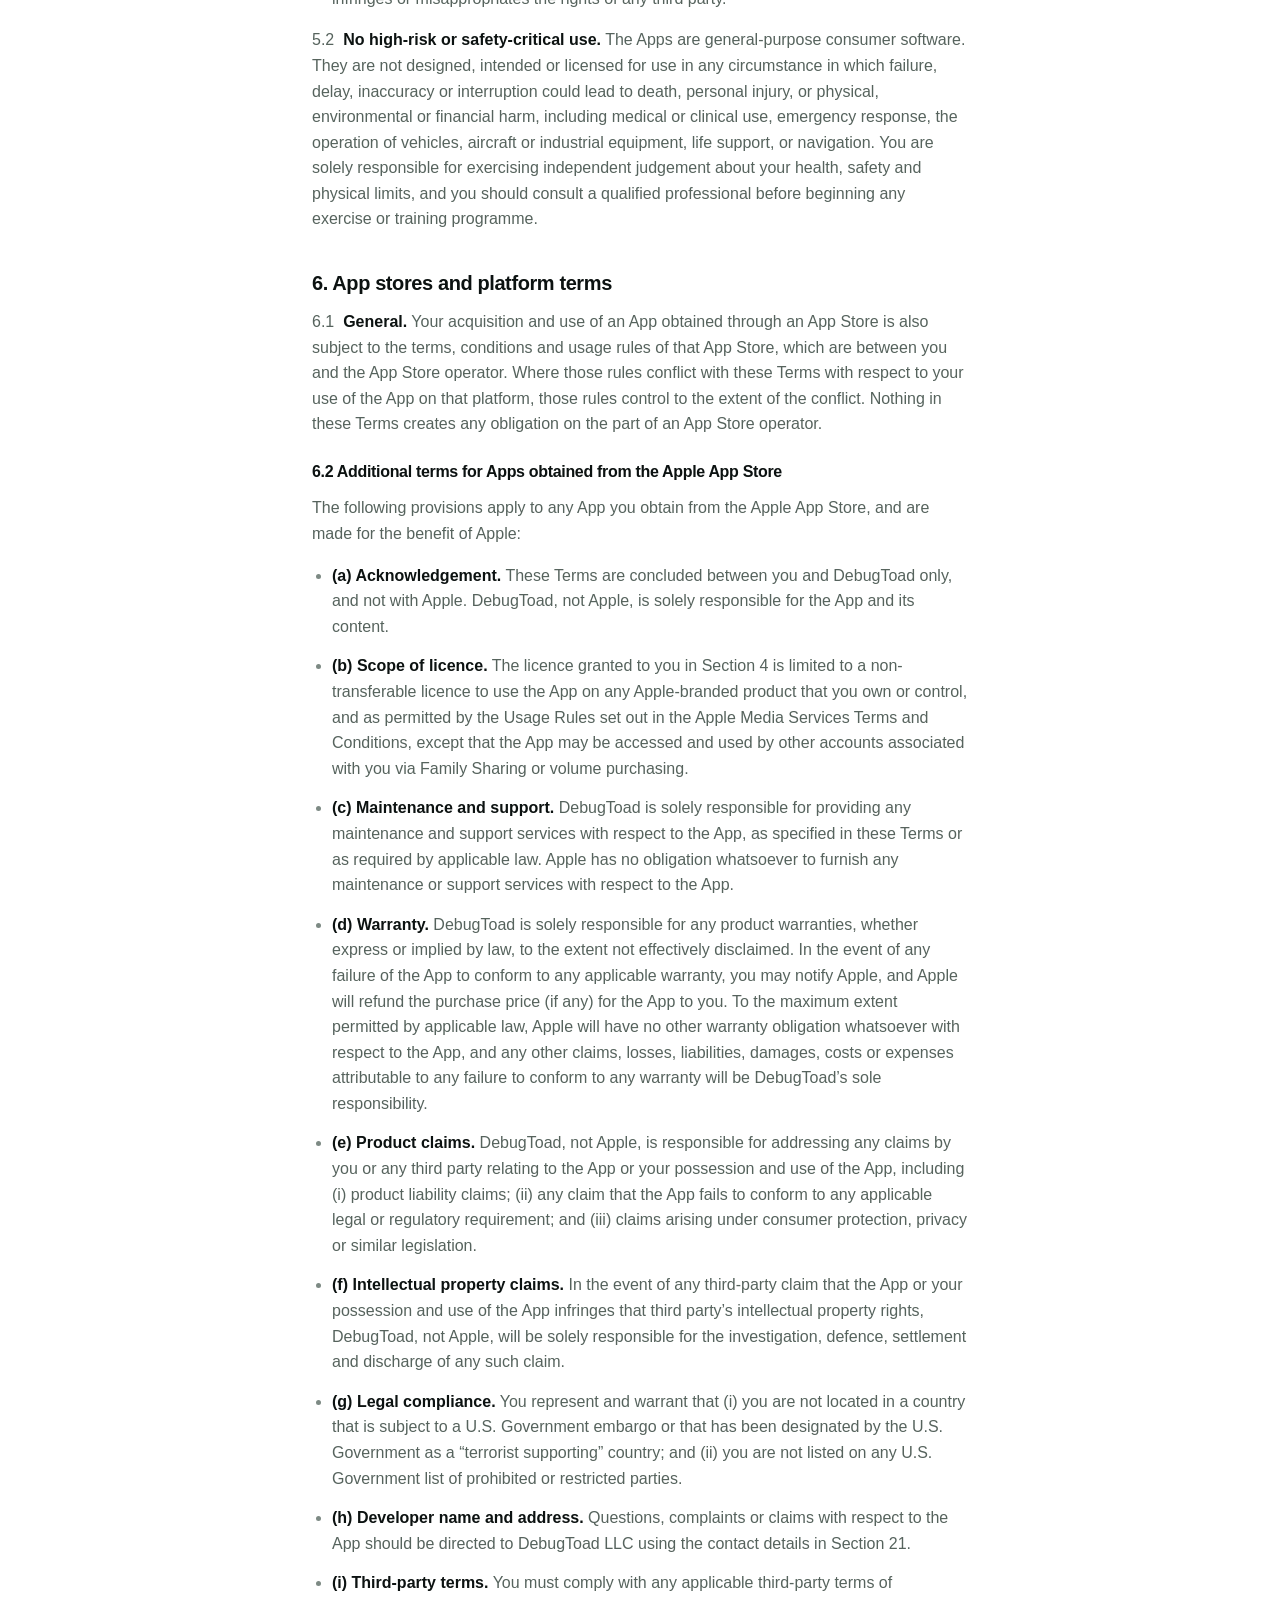
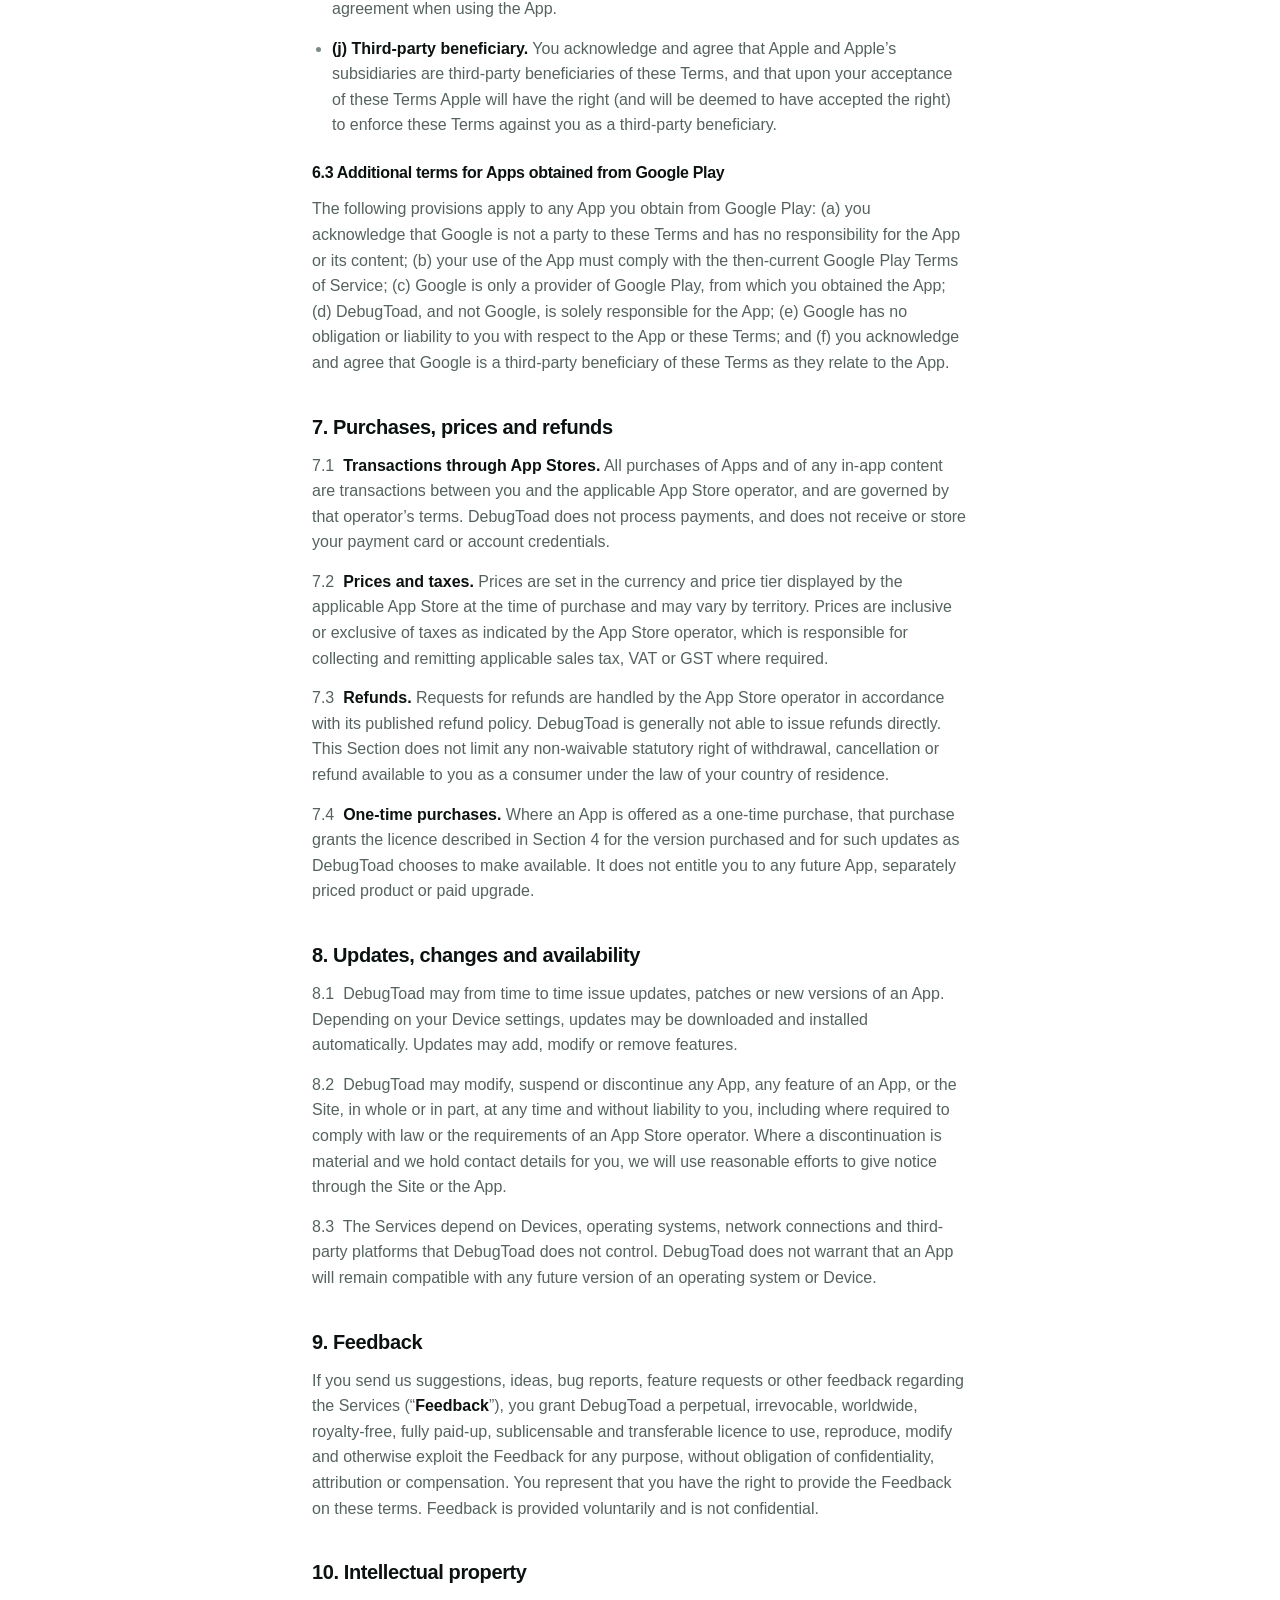
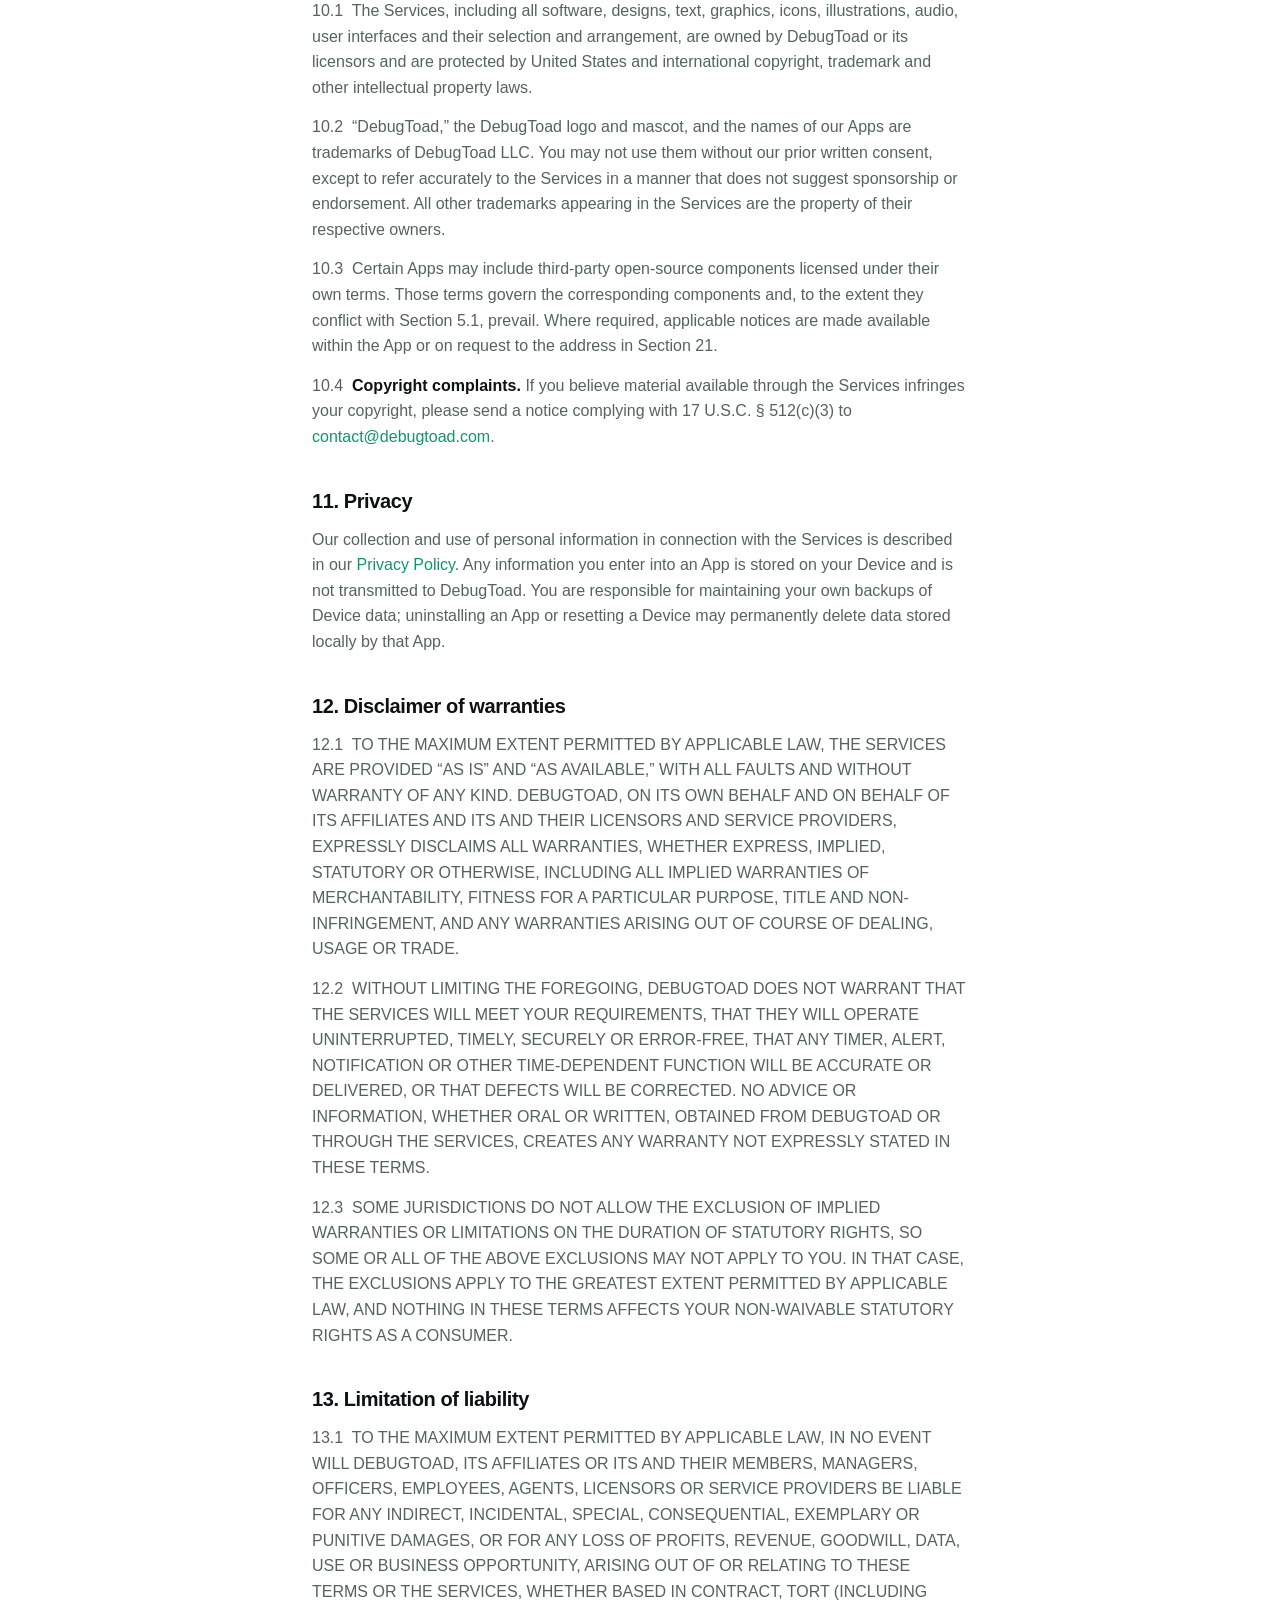
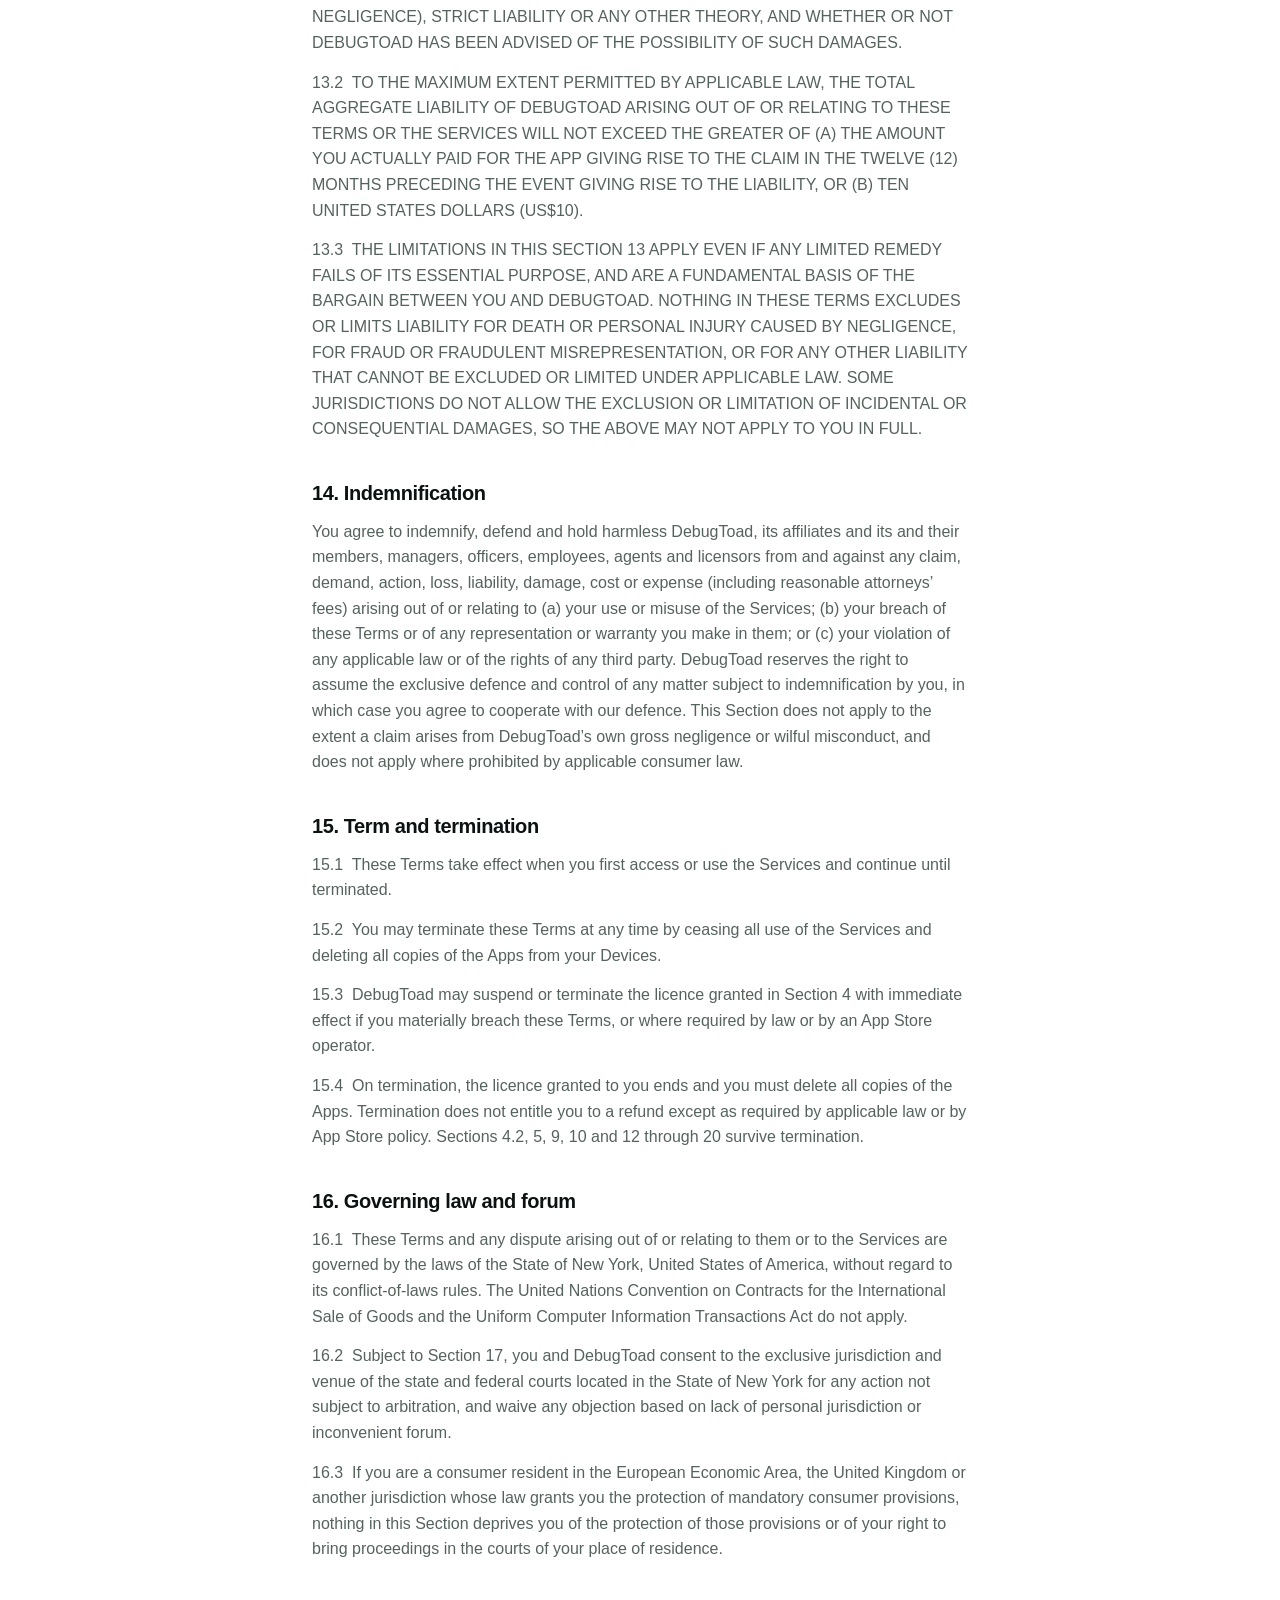
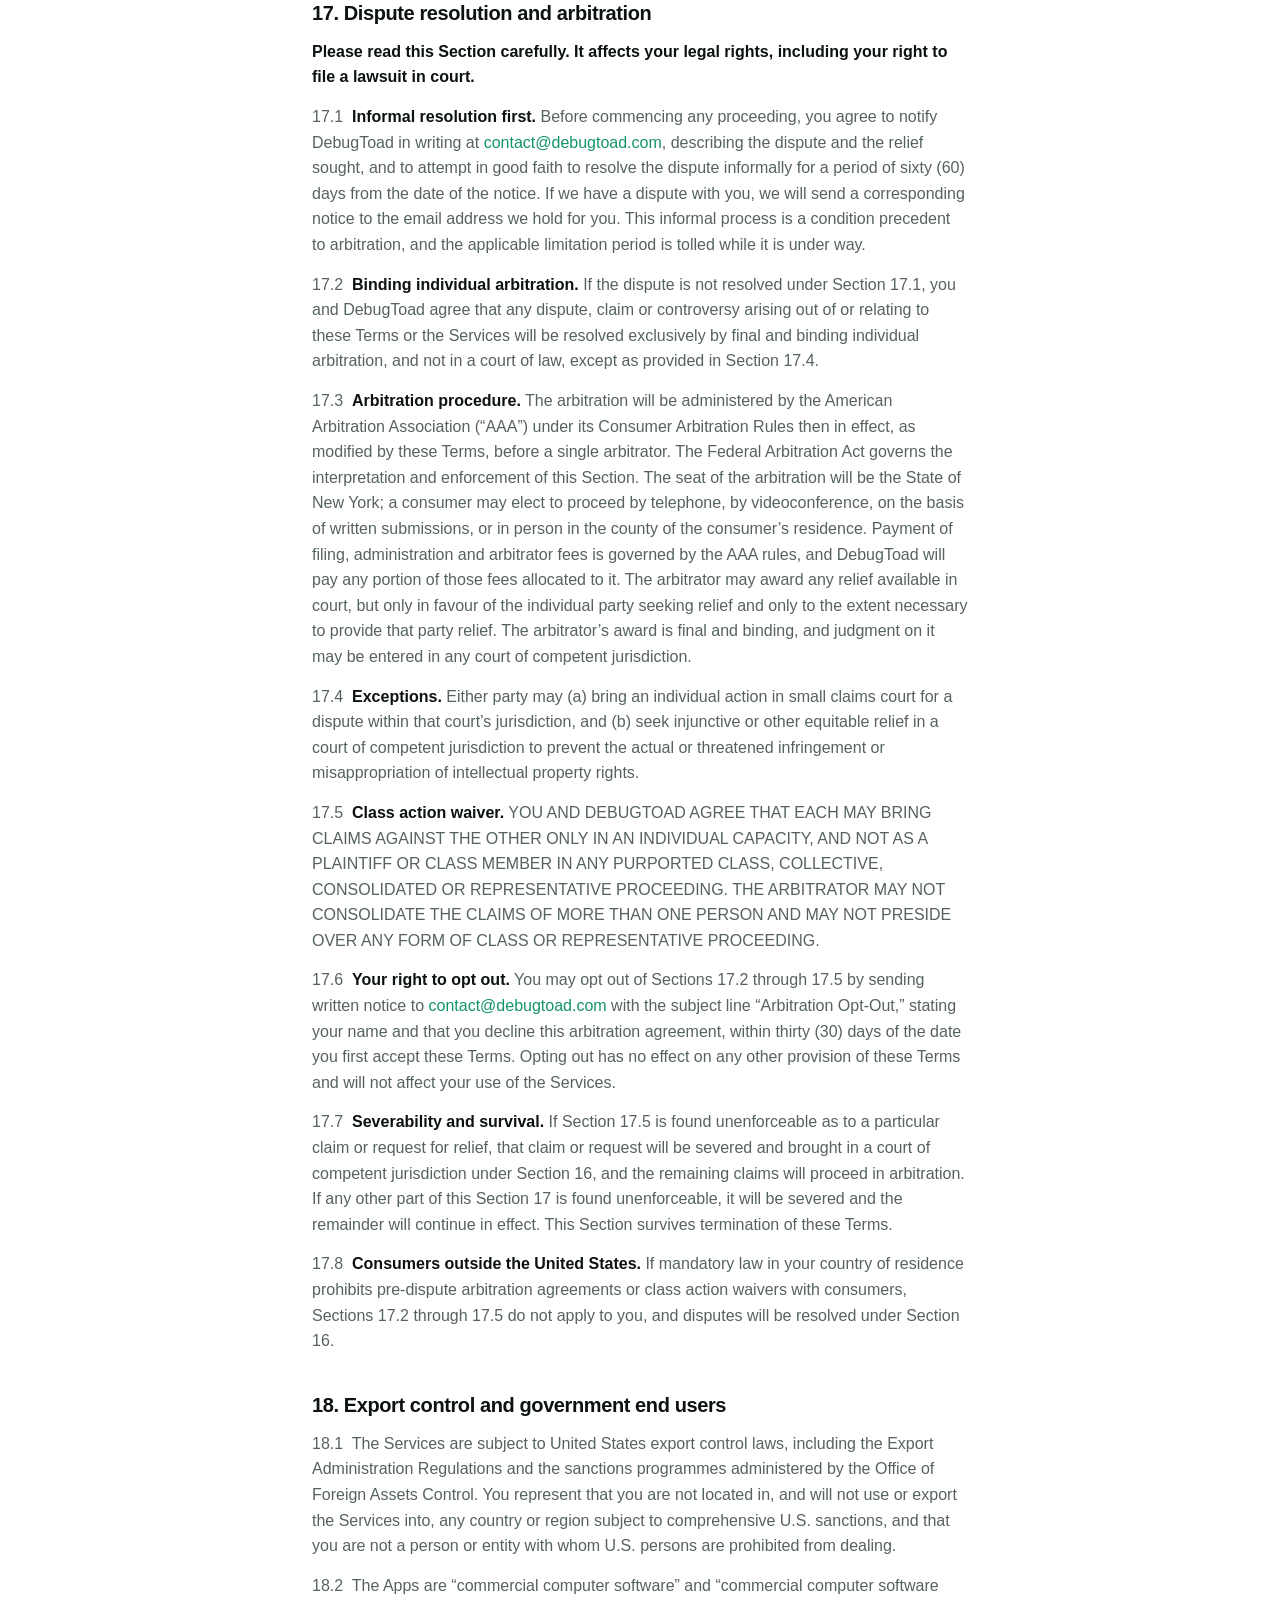
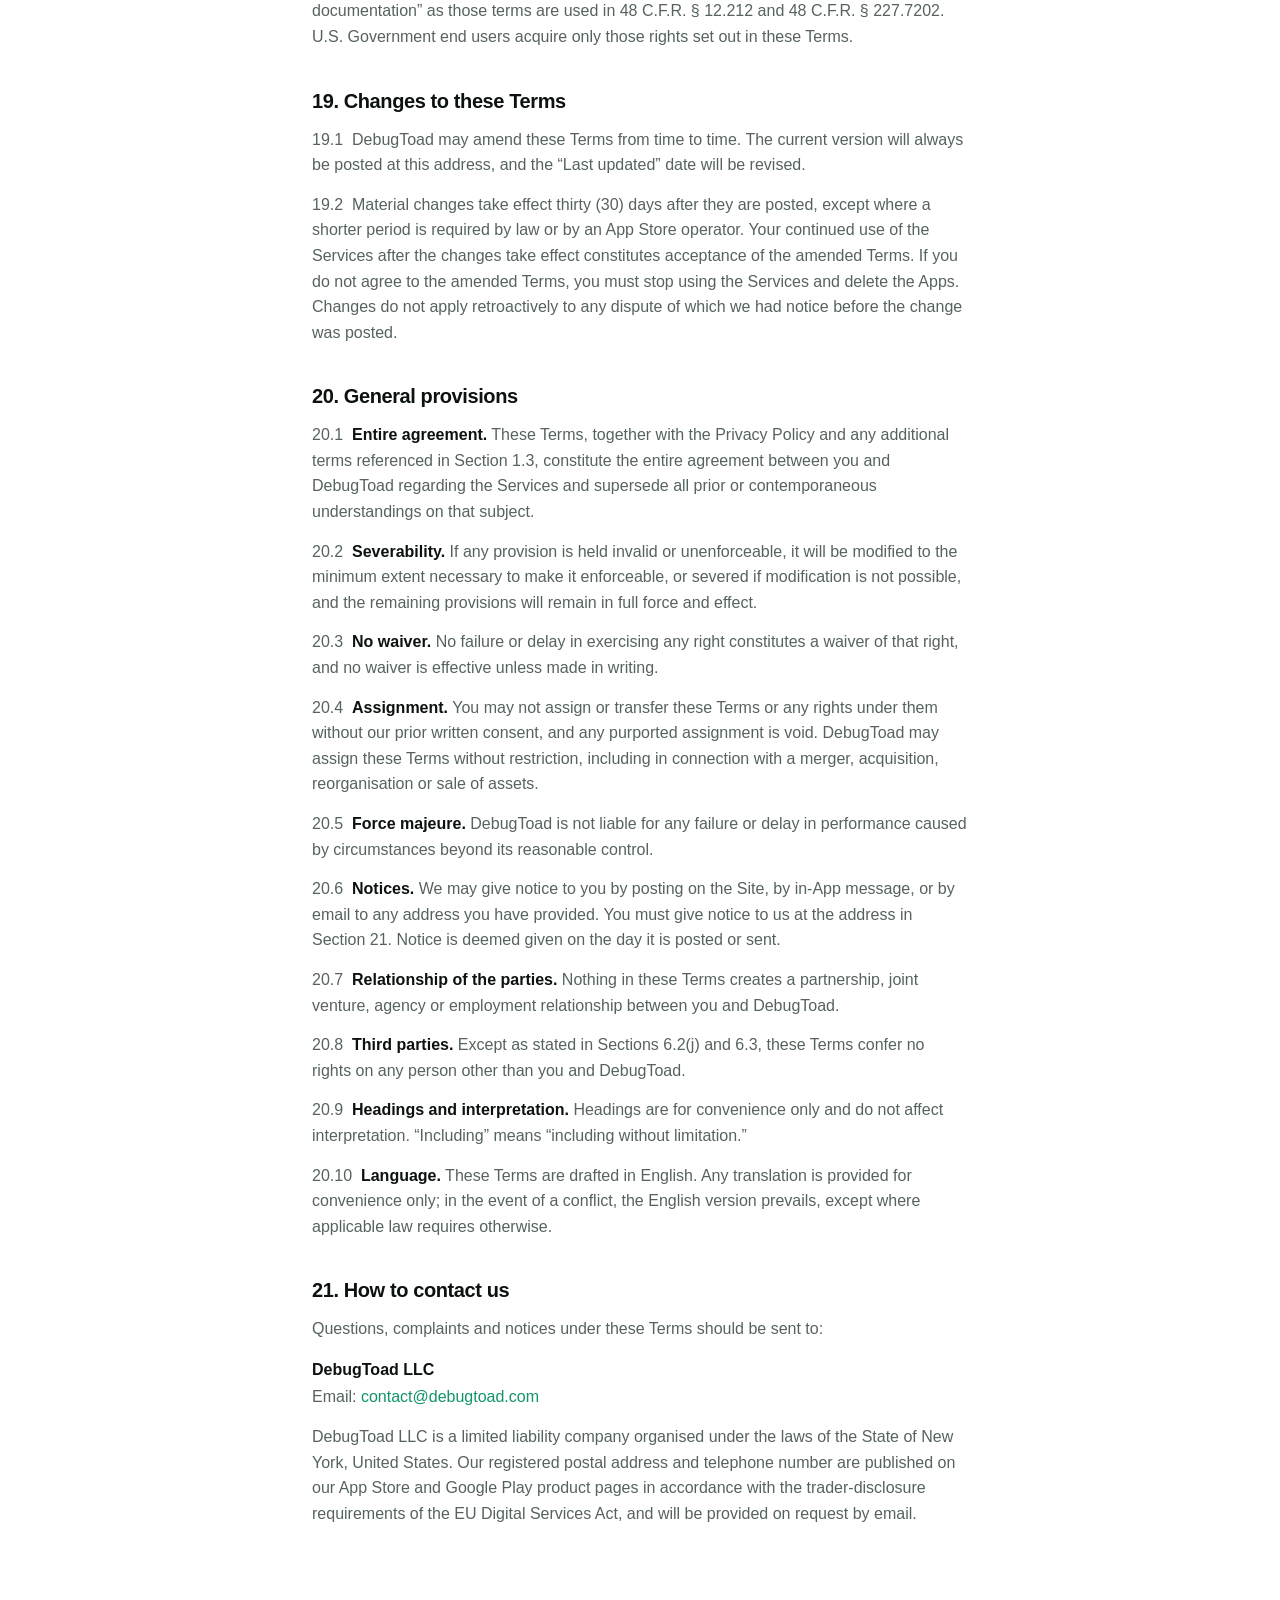
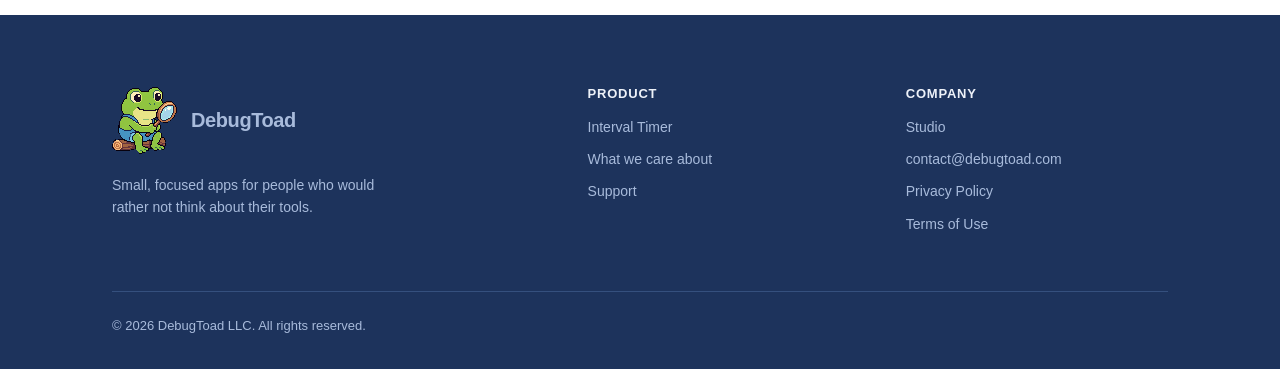
<file: terms.html>
<!doctype html>
<html lang="en">
<head>
<meta charset="utf-8">
<meta name="viewport" content="width=device-width, initial-scale=1">
<title>Terms of Use — DebugToad</title>
<meta name="description" content="Terms of Use for DebugToad LLC applications and website, including licence, purchases, warranties, liability and dispute resolution.">
<meta name="theme-color" content="#12946a">
<link rel="icon" href="assets/img/favicon.png" type="image/png">
<link rel="apple-touch-icon" href="assets/img/apple-touch-icon.png">
<link rel="stylesheet" href="assets/css/styles.css">
<noscript><style>@media (max-width:719px){.nav{display:flex!important}.nav-toggle{display:none!important}}</style></noscript>
</head>
<body>
<a class="skip-link" href="#main">Skip to content</a>

<header class="site-header" id="siteHeader">
  <div class="wrap site-header__inner">
    <a class="brand" href="index.html">
      <img class="brand__mark" src="assets/img/logo-mark.png" alt="" width="28" height="28">
      <span>DebugToad</span>
    </a>
    <button class="nav-toggle" id="navToggle" type="button" aria-expanded="false" aria-controls="siteNav" aria-label="Open menu">
      <svg viewBox="0 0 24 24" width="20" height="20" fill="none" stroke="currentColor" stroke-width="2" stroke-linecap="round" aria-hidden="true"><path d="M3 6h18M3 12h18M3 18h18"/></svg>
    </button>
    <nav class="nav" id="siteNav" aria-label="Main">
      <a href="index.html#apps">Apps</a>
      <a href="index.html#features">Features</a>
      <a href="index.html#studio">Studio</a>
      <a href="support.html">Support</a>
      <a class="btn btn--primary btn--sm" href="mailto:contact@debugtoad.com">Contact</a>
    </nav>
  </div>
</header>

<main id="main">
  <!--
    TODO(legal): Standard-form document prepared for DebugToad LLC. Have it
    reviewed by licensed counsel before the App Store submission.

    Three points are deliberate choices, not boilerplate:
      - Section 17: arbitration agreement and class action waiver (30-day opt-out).
      - Section 13: liability cap, currently the greater of the price paid or US$10.
      - Section 21: contact block is email-only, by decision, so that a home
        address is not published. Apple's minimum EULA terms (item h) call for
        name, postal address, telephone number and email in a custom EULA, so this
        is a known deviation; Section 21 points to the App Store trader disclosure
        instead. Once a virtual-office or registered-agent address exists, put the
        postal address and telephone number back into Section 21.
  -->
  <section class="page">
    <div class="wrap page__inner">
      <h1>Terms of Use</h1>
      <p class="updated">Effective date: 2 September 2026 &nbsp;·&nbsp; Last updated: 2 September 2026</p>

      <p class="lede">
        These Terms of Use (the &ldquo;<strong>Terms</strong>&rdquo;) form a binding legal agreement between you and
        DebugToad LLC, a New York limited liability company (&ldquo;<strong>DebugToad</strong>,&rdquo; &ldquo;<strong>we</strong>,&rdquo;
        &ldquo;<strong>us</strong>&rdquo; or &ldquo;<strong>our</strong>&rdquo;), governing your access to and use of our mobile
        applications, this website at debugtoad.com and any related content, documentation and support services
        (together, the &ldquo;<strong>Services</strong>&rdquo;).
      </p>

      <div class="callout">
        <p><strong>Please read these Terms carefully.</strong> By downloading, installing, accessing or using any part
        of the Services, you agree to be bound by these Terms. If you do not agree, do not download, install, access
        or use the Services.</p>
        <p><strong>Section 17 contains a binding arbitration agreement and a class action waiver.</strong> Unless you
        opt out within thirty (30) days as described in Section 17.6, you and DebugToad agree to resolve disputes by
        individual arbitration and give up the right to a trial before a judge or jury and the right to participate in
        a class or representative action.</p>
      </div>

      <nav class="toc" aria-labelledby="toc-heading">
        <h2 id="toc-heading">Contents</h2>
        <ol>
          <li><a href="#s1">Agreement to these Terms</a></li>
          <li><a href="#s2">Definitions</a></li>
          <li><a href="#s3">Eligibility</a></li>
          <li><a href="#s4">Licence</a></li>
          <li><a href="#s5">Restrictions on use</a></li>
          <li><a href="#s6">App stores and platform terms</a></li>
          <li><a href="#s7">Purchases, prices and refunds</a></li>
          <li><a href="#s8">Updates, changes and availability</a></li>
          <li><a href="#s9">Feedback</a></li>
          <li><a href="#s10">Intellectual property</a></li>
          <li><a href="#s11">Privacy</a></li>
          <li><a href="#s12">Disclaimer of warranties</a></li>
          <li><a href="#s13">Limitation of liability</a></li>
          <li><a href="#s14">Indemnification</a></li>
          <li><a href="#s15">Term and termination</a></li>
          <li><a href="#s16">Governing law and forum</a></li>
          <li><a href="#s17">Dispute resolution and arbitration</a></li>
          <li><a href="#s18">Export control and government end users</a></li>
          <li><a href="#s19">Changes to these Terms</a></li>
          <li><a href="#s20">General provisions</a></li>
          <li><a href="#s21">How to contact us</a></li>
        </ol>
      </nav>

      <h2 id="s1">1. Agreement to these Terms</h2>
      <p>1.1 &nbsp;By downloading, installing, accessing or using the Services, or by clicking a button or checking a
      box indicating your acceptance, you acknowledge that you have read, understood and agree to be bound by these
      Terms and by our <a href="privacy.html">Privacy Policy</a>, which is incorporated into these Terms by reference.</p>
      <p>1.2 &nbsp;If you are entering into these Terms on behalf of a company, organisation or other legal entity, you
      represent that you have authority to bind that entity, in which case &ldquo;you&rdquo; refers to that entity.</p>
      <p>1.3 &nbsp;Additional terms may apply to a particular App, feature or promotion. Where they apply, those
      additional terms are incorporated into these Terms and, in the event of a conflict, control with respect to the
      subject matter they address.</p>

      <h2 id="s2">2. Definitions</h2>
      <p>2.1 &nbsp;&ldquo;<strong>App</strong>&rdquo; means any mobile or desktop software application published by
      DebugToad, including all updates, upgrades, modifications and accompanying documentation.</p>
      <p>2.2 &nbsp;&ldquo;<strong>App Store</strong>&rdquo; means any third-party digital storefront through which an
      App is distributed, including the Apple App Store operated by Apple Inc. (&ldquo;<strong>Apple</strong>&rdquo;)
      and Google Play operated by Google LLC (&ldquo;<strong>Google</strong>&rdquo;).</p>
      <p>2.3 &nbsp;&ldquo;<strong>Device</strong>&rdquo; means a mobile telephone, tablet, computer or other hardware
      that you own or control and on which an App is authorised to run.</p>
      <p>2.4 &nbsp;&ldquo;<strong>Site</strong>&rdquo; means the website located at debugtoad.com and any successor or
      related site operated by DebugToad.</p>

      <h2 id="s3">3. Eligibility</h2>
      <p>3.1 &nbsp;You must be at least thirteen (13) years old to use the Services. If you are under the age of
      majority in your jurisdiction, you may use the Services only with the consent and supervision of a parent or
      legal guardian who agrees to be bound by these Terms.</p>
      <p>3.2 &nbsp;By using the Services you represent and warrant that you meet the requirements of Section 3.1, that
      you are not barred from using the Services under the laws of the United States or of your jurisdiction of
      residence, and that your use complies with all applicable laws.</p>

      <h2 id="s4">4. Licence</h2>
      <p>4.1 &nbsp;<strong>Grant.</strong> Subject to your continued compliance with these Terms and, where the App was
      obtained through an App Store, with the usage rules of that App Store, DebugToad grants you a limited,
      non-exclusive, non-transferable, non-sublicensable, revocable licence to download, install and use one copy of
      the App in object-code form on each Device, solely for your personal, non-commercial purposes.</p>
      <p>4.2 &nbsp;<strong>Reservation of rights.</strong> The Apps are licensed, not sold. DebugToad and its licensors
      retain all right, title and interest in and to the Services, including all intellectual property rights. No
      rights are granted to you other than those expressly stated in these Terms, and no rights are granted by
      implication, estoppel or otherwise.</p>
      <p>4.3 &nbsp;<strong>Site content.</strong> You may view, download and print material from the Site for your own
      personal, non-commercial reference, provided that you do not remove or alter any copyright, trademark or other
      proprietary notice.</p>

      <h2 id="s5">5. Restrictions on use</h2>
      <p>5.1 &nbsp;Except to the extent that the following restrictions are prohibited by applicable law or expressly
      permitted by the licence terms of any third-party component included in an App, you shall not, and shall not
      permit any third party to:</p>
      <ul>
        <li>copy, modify, adapt, translate or create derivative works of the Services;</li>
        <li>reverse engineer, decompile, disassemble or otherwise attempt to derive the source code, underlying ideas or
        algorithms of any part of the Services;</li>
        <li>rent, lease, lend, sell, sublicense, assign, distribute, publish, transfer or otherwise make the Services
        available to any third party, including on a service-bureau or time-sharing basis;</li>
        <li>remove, obscure or alter any proprietary notice, label or mark contained in the Services;</li>
        <li>use the Services to develop a competing product or service, or for the purpose of benchmarking or
        competitive analysis intended for publication;</li>
        <li>circumvent, disable or interfere with any security, licensing or access-control feature of the Services, or
        use the Services with a modified, jailbroken or rooted operating system in a manner that defeats such
        features;</li>
        <li>access the Services by automated means, or interfere with or place an unreasonable load on the Site or the
        infrastructure on which it runs; or</li>
        <li>use the Services in violation of any applicable law or regulation, or in any manner that infringes or
        misappropriates the rights of any third party.</li>
      </ul>
      <p>5.2 &nbsp;<strong>No high-risk or safety-critical use.</strong> The Apps are general-purpose consumer software.
      They are not designed, intended or licensed for use in any circumstance in which failure, delay, inaccuracy or
      interruption could lead to death, personal injury, or physical, environmental or financial harm, including
      medical or clinical use, emergency response, the operation of vehicles, aircraft or industrial equipment, life
      support, or navigation. You are solely responsible for exercising independent judgement about your health,
      safety and physical limits, and you should consult a qualified professional before beginning any exercise or
      training programme.</p>

      <h2 id="s6">6. App stores and platform terms</h2>
      <p>6.1 &nbsp;<strong>General.</strong> Your acquisition and use of an App obtained through an App Store is also
      subject to the terms, conditions and usage rules of that App Store, which are between you and the App Store
      operator. Where those rules conflict with these Terms with respect to your use of the App on that platform,
      those rules control to the extent of the conflict. Nothing in these Terms creates any obligation on the part of
      an App Store operator.</p>

      <h3>6.2 Additional terms for Apps obtained from the Apple App Store</h3>
      <p>The following provisions apply to any App you obtain from the Apple App Store, and are made for the benefit of
      Apple:</p>
      <ul>
        <li><strong>(a) Acknowledgement.</strong> These Terms are concluded between you and DebugToad only, and not
        with Apple. DebugToad, not Apple, is solely responsible for the App and its content.</li>
        <li><strong>(b) Scope of licence.</strong> The licence granted to you in Section 4 is limited to a
        non-transferable licence to use the App on any Apple-branded product that you own or control, and as permitted
        by the Usage Rules set out in the Apple Media Services Terms and Conditions, except that the App may be
        accessed and used by other accounts associated with you via Family Sharing or volume purchasing.</li>
        <li><strong>(c) Maintenance and support.</strong> DebugToad is solely responsible for providing any maintenance
        and support services with respect to the App, as specified in these Terms or as required by applicable law.
        Apple has no obligation whatsoever to furnish any maintenance or support services with respect to the App.</li>
        <li><strong>(d) Warranty.</strong> DebugToad is solely responsible for any product warranties, whether express
        or implied by law, to the extent not effectively disclaimed. In the event of any failure of the App to conform
        to any applicable warranty, you may notify Apple, and Apple will refund the purchase price (if any) for the App
        to you. To the maximum extent permitted by applicable law, Apple will have no other warranty obligation
        whatsoever with respect to the App, and any other claims, losses, liabilities, damages, costs or expenses
        attributable to any failure to conform to any warranty will be DebugToad&rsquo;s sole responsibility.</li>
        <li><strong>(e) Product claims.</strong> DebugToad, not Apple, is responsible for addressing any claims by you
        or any third party relating to the App or your possession and use of the App, including (i) product liability
        claims; (ii) any claim that the App fails to conform to any applicable legal or regulatory requirement; and
        (iii) claims arising under consumer protection, privacy or similar legislation.</li>
        <li><strong>(f) Intellectual property claims.</strong> In the event of any third-party claim that the App or
        your possession and use of the App infringes that third party&rsquo;s intellectual property rights, DebugToad,
        not Apple, will be solely responsible for the investigation, defence, settlement and discharge of any such
        claim.</li>
        <li><strong>(g) Legal compliance.</strong> You represent and warrant that (i) you are not located in a country
        that is subject to a U.S. Government embargo or that has been designated by the U.S. Government as a
        &ldquo;terrorist supporting&rdquo; country; and (ii) you are not listed on any U.S. Government list of
        prohibited or restricted parties.</li>
        <li><strong>(h) Developer name and address.</strong> Questions, complaints or claims with respect to the App
        should be directed to DebugToad LLC using the contact details in Section 21.</li>
        <li><strong>(i) Third-party terms.</strong> You must comply with any applicable third-party terms of agreement
        when using the App.</li>
        <li><strong>(j) Third-party beneficiary.</strong> You acknowledge and agree that Apple and Apple&rsquo;s
        subsidiaries are third-party beneficiaries of these Terms, and that upon your acceptance of these Terms Apple
        will have the right (and will be deemed to have accepted the right) to enforce these Terms against you as a
        third-party beneficiary.</li>
      </ul>

      <h3>6.3 Additional terms for Apps obtained from Google Play</h3>
      <p>The following provisions apply to any App you obtain from Google Play: (a) you acknowledge that Google is not
      a party to these Terms and has no responsibility for the App or its content; (b) your use of the App must comply
      with the then-current Google Play Terms of Service; (c) Google is only a provider of Google Play, from which you
      obtained the App; (d) DebugToad, and not Google, is solely responsible for the App; (e) Google has no obligation
      or liability to you with respect to the App or these Terms; and (f) you acknowledge and agree that Google is a
      third-party beneficiary of these Terms as they relate to the App.</p>

      <h2 id="s7">7. Purchases, prices and refunds</h2>
      <p>7.1 &nbsp;<strong>Transactions through App Stores.</strong> All purchases of Apps and of any in-app content
      are transactions between you and the applicable App Store operator, and are governed by that operator&rsquo;s
      terms. DebugToad does not process payments, and does not receive or store your payment card or account
      credentials.</p>
      <p>7.2 &nbsp;<strong>Prices and taxes.</strong> Prices are set in the currency and price tier displayed by the
      applicable App Store at the time of purchase and may vary by territory. Prices are inclusive or exclusive of
      taxes as indicated by the App Store operator, which is responsible for collecting and remitting applicable sales
      tax, VAT or GST where required.</p>
      <p>7.3 &nbsp;<strong>Refunds.</strong> Requests for refunds are handled by the App Store operator in accordance
      with its published refund policy. DebugToad is generally not able to issue refunds directly. This Section does
      not limit any non-waivable statutory right of withdrawal, cancellation or refund available to you as a consumer
      under the law of your country of residence.</p>
      <p>7.4 &nbsp;<strong>One-time purchases.</strong> Where an App is offered as a one-time purchase, that purchase
      grants the licence described in Section 4 for the version purchased and for such updates as DebugToad chooses to
      make available. It does not entitle you to any future App, separately priced product or paid upgrade.</p>

      <h2 id="s8">8. Updates, changes and availability</h2>
      <p>8.1 &nbsp;DebugToad may from time to time issue updates, patches or new versions of an App. Depending on your
      Device settings, updates may be downloaded and installed automatically. Updates may add, modify or remove
      features.</p>
      <p>8.2 &nbsp;DebugToad may modify, suspend or discontinue any App, any feature of an App, or the Site, in whole
      or in part, at any time and without liability to you, including where required to comply with law or the
      requirements of an App Store operator. Where a discontinuation is material and we hold contact details for you,
      we will use reasonable efforts to give notice through the Site or the App.</p>
      <p>8.3 &nbsp;The Services depend on Devices, operating systems, network connections and third-party platforms
      that DebugToad does not control. DebugToad does not warrant that an App will remain compatible with any future
      version of an operating system or Device.</p>

      <h2 id="s9">9. Feedback</h2>
      <p>If you send us suggestions, ideas, bug reports, feature requests or other feedback regarding the Services
      (&ldquo;<strong>Feedback</strong>&rdquo;), you grant DebugToad a perpetual, irrevocable, worldwide, royalty-free,
      fully paid-up, sublicensable and transferable licence to use, reproduce, modify and otherwise exploit the
      Feedback for any purpose, without obligation of confidentiality, attribution or compensation. You represent that
      you have the right to provide the Feedback on these terms. Feedback is provided voluntarily and is not
      confidential.</p>

      <h2 id="s10">10. Intellectual property</h2>
      <p>10.1 &nbsp;The Services, including all software, designs, text, graphics, icons, illustrations, audio, user
      interfaces and their selection and arrangement, are owned by DebugToad or its licensors and are protected by
      United States and international copyright, trademark and other intellectual property laws.</p>
      <p>10.2 &nbsp;&ldquo;DebugToad,&rdquo; the DebugToad logo and mascot, and the names of our Apps are trademarks of
      DebugToad LLC. You may not use them without our prior written consent, except to refer accurately to the
      Services in a manner that does not suggest sponsorship or endorsement. All other trademarks appearing in the
      Services are the property of their respective owners.</p>
      <p>10.3 &nbsp;Certain Apps may include third-party open-source components licensed under their own terms. Those
      terms govern the corresponding components and, to the extent they conflict with Section 5.1, prevail. Where
      required, applicable notices are made available within the App or on request to the address in Section 21.</p>
      <p>10.4 &nbsp;<strong>Copyright complaints.</strong> If you believe material available through the Services
      infringes your copyright, please send a notice complying with 17 U.S.C. &sect; 512(c)(3) to
      <a href="mailto:contact@debugtoad.com">contact@debugtoad.com</a>.</p>

      <h2 id="s11">11. Privacy</h2>
      <p>Our collection and use of personal information in connection with the Services is described in our
      <a href="privacy.html">Privacy Policy</a>. Any information you enter into an App is stored on your Device and is
      not transmitted to DebugToad. You are responsible for maintaining your own backups of Device data; uninstalling
      an App or resetting a Device may permanently delete data stored locally by that App.</p>

      <h2 id="s12">12. Disclaimer of warranties</h2>
      <p>12.1 &nbsp;TO THE MAXIMUM EXTENT PERMITTED BY APPLICABLE LAW, THE SERVICES ARE PROVIDED &ldquo;AS IS&rdquo;
      AND &ldquo;AS AVAILABLE,&rdquo; WITH ALL FAULTS AND WITHOUT WARRANTY OF ANY KIND. DEBUGTOAD, ON ITS OWN BEHALF
      AND ON BEHALF OF ITS AFFILIATES AND ITS AND THEIR LICENSORS AND SERVICE PROVIDERS, EXPRESSLY DISCLAIMS ALL
      WARRANTIES, WHETHER EXPRESS, IMPLIED, STATUTORY OR OTHERWISE, INCLUDING ALL IMPLIED WARRANTIES OF
      MERCHANTABILITY, FITNESS FOR A PARTICULAR PURPOSE, TITLE AND NON-INFRINGEMENT, AND ANY WARRANTIES ARISING OUT OF
      COURSE OF DEALING, USAGE OR TRADE.</p>
      <p>12.2 &nbsp;WITHOUT LIMITING THE FOREGOING, DEBUGTOAD DOES NOT WARRANT THAT THE SERVICES WILL MEET YOUR
      REQUIREMENTS, THAT THEY WILL OPERATE UNINTERRUPTED, TIMELY, SECURELY OR ERROR-FREE, THAT ANY TIMER, ALERT,
      NOTIFICATION OR OTHER TIME-DEPENDENT FUNCTION WILL BE ACCURATE OR DELIVERED, OR THAT DEFECTS WILL BE CORRECTED.
      NO ADVICE OR INFORMATION, WHETHER ORAL OR WRITTEN, OBTAINED FROM DEBUGTOAD OR THROUGH THE SERVICES, CREATES ANY
      WARRANTY NOT EXPRESSLY STATED IN THESE TERMS.</p>
      <p>12.3 &nbsp;SOME JURISDICTIONS DO NOT ALLOW THE EXCLUSION OF IMPLIED WARRANTIES OR LIMITATIONS ON THE DURATION
      OF STATUTORY RIGHTS, SO SOME OR ALL OF THE ABOVE EXCLUSIONS MAY NOT APPLY TO YOU. IN THAT CASE, THE EXCLUSIONS
      APPLY TO THE GREATEST EXTENT PERMITTED BY APPLICABLE LAW, AND NOTHING IN THESE TERMS AFFECTS YOUR NON-WAIVABLE
      STATUTORY RIGHTS AS A CONSUMER.</p>

      <h2 id="s13">13. Limitation of liability</h2>
      <p>13.1 &nbsp;TO THE MAXIMUM EXTENT PERMITTED BY APPLICABLE LAW, IN NO EVENT WILL DEBUGTOAD, ITS AFFILIATES OR
      ITS AND THEIR MEMBERS, MANAGERS, OFFICERS, EMPLOYEES, AGENTS, LICENSORS OR SERVICE PROVIDERS BE LIABLE FOR ANY
      INDIRECT, INCIDENTAL, SPECIAL, CONSEQUENTIAL, EXEMPLARY OR PUNITIVE DAMAGES, OR FOR ANY LOSS OF PROFITS,
      REVENUE, GOODWILL, DATA, USE OR BUSINESS OPPORTUNITY, ARISING OUT OF OR RELATING TO THESE TERMS OR THE SERVICES,
      WHETHER BASED IN CONTRACT, TORT (INCLUDING NEGLIGENCE), STRICT LIABILITY OR ANY OTHER THEORY, AND WHETHER OR NOT
      DEBUGTOAD HAS BEEN ADVISED OF THE POSSIBILITY OF SUCH DAMAGES.</p>
      <p>13.2 &nbsp;TO THE MAXIMUM EXTENT PERMITTED BY APPLICABLE LAW, THE TOTAL AGGREGATE LIABILITY OF DEBUGTOAD
      ARISING OUT OF OR RELATING TO THESE TERMS OR THE SERVICES WILL NOT EXCEED THE GREATER OF (A) THE AMOUNT YOU
      ACTUALLY PAID FOR THE APP GIVING RISE TO THE CLAIM IN THE TWELVE (12) MONTHS PRECEDING THE EVENT GIVING RISE TO
      THE LIABILITY, OR (B) TEN UNITED STATES DOLLARS (US$10).</p>
      <p>13.3 &nbsp;THE LIMITATIONS IN THIS SECTION 13 APPLY EVEN IF ANY LIMITED REMEDY FAILS OF ITS ESSENTIAL PURPOSE,
      AND ARE A FUNDAMENTAL BASIS OF THE BARGAIN BETWEEN YOU AND DEBUGTOAD. NOTHING IN THESE TERMS EXCLUDES OR LIMITS
      LIABILITY FOR DEATH OR PERSONAL INJURY CAUSED BY NEGLIGENCE, FOR FRAUD OR FRAUDULENT MISREPRESENTATION, OR FOR
      ANY OTHER LIABILITY THAT CANNOT BE EXCLUDED OR LIMITED UNDER APPLICABLE LAW. SOME JURISDICTIONS DO NOT ALLOW THE
      EXCLUSION OR LIMITATION OF INCIDENTAL OR CONSEQUENTIAL DAMAGES, SO THE ABOVE MAY NOT APPLY TO YOU IN FULL.</p>

      <h2 id="s14">14. Indemnification</h2>
      <p>You agree to indemnify, defend and hold harmless DebugToad, its affiliates and its and their members,
      managers, officers, employees, agents and licensors from and against any claim, demand, action, loss, liability,
      damage, cost or expense (including reasonable attorneys&rsquo; fees) arising out of or relating to (a) your use
      or misuse of the Services; (b) your breach of these Terms or of any representation or warranty you make in them;
      or (c) your violation of any applicable law or of the rights of any third party. DebugToad reserves the right to
      assume the exclusive defence and control of any matter subject to indemnification by you, in which case you
      agree to cooperate with our defence. This Section does not apply to the extent a claim arises from
      DebugToad&rsquo;s own gross negligence or wilful misconduct, and does not apply where prohibited by applicable
      consumer law.</p>

      <h2 id="s15">15. Term and termination</h2>
      <p>15.1 &nbsp;These Terms take effect when you first access or use the Services and continue until terminated.</p>
      <p>15.2 &nbsp;You may terminate these Terms at any time by ceasing all use of the Services and deleting all
      copies of the Apps from your Devices.</p>
      <p>15.3 &nbsp;DebugToad may suspend or terminate the licence granted in Section 4 with immediate effect if you
      materially breach these Terms, or where required by law or by an App Store operator.</p>
      <p>15.4 &nbsp;On termination, the licence granted to you ends and you must delete all copies of the Apps.
      Termination does not entitle you to a refund except as required by applicable law or by App Store policy.
      Sections 4.2, 5, 9, 10 and 12 through 20 survive termination.</p>

      <h2 id="s16">16. Governing law and forum</h2>
      <p>16.1 &nbsp;These Terms and any dispute arising out of or relating to them or to the Services are governed by
      the laws of the State of New York, United States of America, without regard to its conflict-of-laws rules. The
      United Nations Convention on Contracts for the International Sale of Goods and the Uniform Computer Information
      Transactions Act do not apply.</p>
      <p>16.2 &nbsp;Subject to Section 17, you and DebugToad consent to the exclusive jurisdiction and venue of the
      state and federal courts located in the State of New York for any action not subject to arbitration, and waive
      any objection based on lack of personal jurisdiction or inconvenient forum.</p>
      <p>16.3 &nbsp;If you are a consumer resident in the European Economic Area, the United Kingdom or another
      jurisdiction whose law grants you the protection of mandatory consumer provisions, nothing in this Section
      deprives you of the protection of those provisions or of your right to bring proceedings in the courts of your
      place of residence.</p>

      <h2 id="s17">17. Dispute resolution and arbitration</h2>
      <p class="note-inline"><strong>Please read this Section carefully. It affects your legal rights, including your
      right to file a lawsuit in court.</strong></p>
      <p>17.1 &nbsp;<strong>Informal resolution first.</strong> Before commencing any proceeding, you agree to notify
      DebugToad in writing at <a href="mailto:contact@debugtoad.com">contact@debugtoad.com</a>, describing the dispute
      and the relief sought, and to attempt in good faith to resolve the dispute informally for a period of sixty (60)
      days from the date of the notice. If we have a dispute with you, we will send a corresponding notice to the
      email address we hold for you. This informal process is a condition precedent to arbitration, and the applicable
      limitation period is tolled while it is under way.</p>
      <p>17.2 &nbsp;<strong>Binding individual arbitration.</strong> If the dispute is not resolved under Section 17.1,
      you and DebugToad agree that any dispute, claim or controversy arising out of or relating to these Terms or the
      Services will be resolved exclusively by final and binding individual arbitration, and not in a court of law,
      except as provided in Section 17.4.</p>
      <p>17.3 &nbsp;<strong>Arbitration procedure.</strong> The arbitration will be administered by the American
      Arbitration Association (&ldquo;AAA&rdquo;) under its Consumer Arbitration Rules then in effect, as modified by
      these Terms, before a single arbitrator. The Federal Arbitration Act governs the interpretation and enforcement
      of this Section. The seat of the arbitration will be the State of New York; a consumer may elect to proceed by
      telephone, by videoconference, on the basis of written submissions, or in person in the county of the
      consumer&rsquo;s residence. Payment of filing, administration and arbitrator fees is governed by the AAA rules,
      and DebugToad will pay any portion of those fees allocated to it. The arbitrator may award any relief available
      in court, but only in favour of the individual party seeking relief and only to the extent necessary to provide
      that party relief. The arbitrator&rsquo;s award is final and binding, and judgment on it may be entered in any
      court of competent jurisdiction.</p>
      <p>17.4 &nbsp;<strong>Exceptions.</strong> Either party may (a) bring an individual action in small claims court
      for a dispute within that court&rsquo;s jurisdiction, and (b) seek injunctive or other equitable relief in a
      court of competent jurisdiction to prevent the actual or threatened infringement or misappropriation of
      intellectual property rights.</p>
      <p>17.5 &nbsp;<strong>Class action waiver.</strong> YOU AND DEBUGTOAD AGREE THAT EACH MAY BRING CLAIMS AGAINST
      THE OTHER ONLY IN AN INDIVIDUAL CAPACITY, AND NOT AS A PLAINTIFF OR CLASS MEMBER IN ANY PURPORTED CLASS,
      COLLECTIVE, CONSOLIDATED OR REPRESENTATIVE PROCEEDING. THE ARBITRATOR MAY NOT CONSOLIDATE THE CLAIMS OF MORE
      THAN ONE PERSON AND MAY NOT PRESIDE OVER ANY FORM OF CLASS OR REPRESENTATIVE PROCEEDING.</p>
      <p>17.6 &nbsp;<strong>Your right to opt out.</strong> You may opt out of Sections 17.2 through 17.5 by sending
      written notice to <a href="mailto:contact@debugtoad.com">contact@debugtoad.com</a> with the subject line
      &ldquo;Arbitration Opt-Out,&rdquo; stating your name and that you decline this arbitration agreement, within
      thirty (30) days of the date you first accept these Terms. Opting out has no effect on any other provision of
      these Terms and will not affect your use of the Services.</p>
      <p>17.7 &nbsp;<strong>Severability and survival.</strong> If Section 17.5 is found unenforceable as to a
      particular claim or request for relief, that claim or request will be severed and brought in a court of
      competent jurisdiction under Section 16, and the remaining claims will proceed in arbitration. If any other part
      of this Section 17 is found unenforceable, it will be severed and the remainder will continue in effect. This
      Section survives termination of these Terms.</p>
      <p>17.8 &nbsp;<strong>Consumers outside the United States.</strong> If mandatory law in your country of residence
      prohibits pre-dispute arbitration agreements or class action waivers with consumers, Sections 17.2 through 17.5
      do not apply to you, and disputes will be resolved under Section 16.</p>

      <h2 id="s18">18. Export control and government end users</h2>
      <p>18.1 &nbsp;The Services are subject to United States export control laws, including the Export Administration
      Regulations and the sanctions programmes administered by the Office of Foreign Assets Control. You represent that
      you are not located in, and will not use or export the Services into, any country or region subject to
      comprehensive U.S. sanctions, and that you are not a person or entity with whom U.S. persons are prohibited from
      dealing.</p>
      <p>18.2 &nbsp;The Apps are &ldquo;commercial computer software&rdquo; and &ldquo;commercial computer software
      documentation&rdquo; as those terms are used in 48 C.F.R. &sect; 12.212 and 48 C.F.R. &sect; 227.7202. U.S.
      Government end users acquire only those rights set out in these Terms.</p>

      <h2 id="s19">19. Changes to these Terms</h2>
      <p>19.1 &nbsp;DebugToad may amend these Terms from time to time. The current version will always be posted at
      this address, and the &ldquo;Last updated&rdquo; date will be revised.</p>
      <p>19.2 &nbsp;Material changes take effect thirty (30) days after they are posted, except where a shorter period
      is required by law or by an App Store operator. Your continued use of the Services after the changes take effect
      constitutes acceptance of the amended Terms. If you do not agree to the amended Terms, you must stop using the
      Services and delete the Apps. Changes do not apply retroactively to any dispute of which we had notice before
      the change was posted.</p>

      <h2 id="s20">20. General provisions</h2>
      <p>20.1 &nbsp;<strong>Entire agreement.</strong> These Terms, together with the Privacy Policy and any additional
      terms referenced in Section 1.3, constitute the entire agreement between you and DebugToad regarding the Services
      and supersede all prior or contemporaneous understandings on that subject.</p>
      <p>20.2 &nbsp;<strong>Severability.</strong> If any provision is held invalid or unenforceable, it will be
      modified to the minimum extent necessary to make it enforceable, or severed if modification is not possible, and
      the remaining provisions will remain in full force and effect.</p>
      <p>20.3 &nbsp;<strong>No waiver.</strong> No failure or delay in exercising any right constitutes a waiver of
      that right, and no waiver is effective unless made in writing.</p>
      <p>20.4 &nbsp;<strong>Assignment.</strong> You may not assign or transfer these Terms or any rights under them
      without our prior written consent, and any purported assignment is void. DebugToad may assign these Terms without
      restriction, including in connection with a merger, acquisition, reorganisation or sale of assets.</p>
      <p>20.5 &nbsp;<strong>Force majeure.</strong> DebugToad is not liable for any failure or delay in performance
      caused by circumstances beyond its reasonable control.</p>
      <p>20.6 &nbsp;<strong>Notices.</strong> We may give notice to you by posting on the Site, by in-App message, or
      by email to any address you have provided. You must give notice to us at the address in Section 21. Notice is
      deemed given on the day it is posted or sent.</p>
      <p>20.7 &nbsp;<strong>Relationship of the parties.</strong> Nothing in these Terms creates a partnership, joint
      venture, agency or employment relationship between you and DebugToad.</p>
      <p>20.8 &nbsp;<strong>Third parties.</strong> Except as stated in Sections 6.2(j) and 6.3, these Terms confer no
      rights on any person other than you and DebugToad.</p>
      <p>20.9 &nbsp;<strong>Headings and interpretation.</strong> Headings are for convenience only and do not affect
      interpretation. &ldquo;Including&rdquo; means &ldquo;including without limitation.&rdquo;</p>
      <p>20.10 &nbsp;<strong>Language.</strong> These Terms are drafted in English. Any translation is provided for
      convenience only; in the event of a conflict, the English version prevails, except where applicable law requires
      otherwise.</p>

      <h2 id="s21">21. How to contact us</h2>
      <p>Questions, complaints and notices under these Terms should be sent to:</p>
      <address>
        <strong>DebugToad LLC</strong><br>
        Email: <a href="mailto:contact@debugtoad.com">contact@debugtoad.com</a>
      </address>
      <p>DebugToad LLC is a limited liability company organised under the laws of the State of New York, United
      States. Our registered postal address and telephone number are published on our App Store and Google Play
      product pages in accordance with the trader-disclosure requirements of the EU Digital Services Act, and will be
      provided on request by email.</p>
    </div>
  </section>
</main>

<footer class="site-footer">
  <div class="wrap footer">
    <div class="footer__grid">
      <div>
        <a class="footer__brand" href="index.html">
          <img class="footer__mascot" src="assets/img/mascot.png" alt="" width="65" height="67">
          <span>DebugToad</span>
        </a>
        <p class="footer__tag">Small, focused apps for people who would rather not think about their tools.</p>
      </div>
      <div>
        <h3>Product</h3>
        <ul>
          <li><a href="index.html#apps">Interval Timer</a></li>
          <li><a href="index.html#features">What we care about</a></li>
          <li><a href="support.html">Support</a></li>
        </ul>
      </div>
      <div>
        <h3>Company</h3>
        <ul>
          <li><a href="index.html#studio">Studio</a></li>
          <li><a href="mailto:contact@debugtoad.com">contact@debugtoad.com</a></li>
          <li><a href="privacy.html">Privacy Policy</a></li>
          <li><a href="terms.html">Terms of Use</a></li>
        </ul>
      </div>
    </div>
    <div class="footer__bottom">
      <span>&copy; <span data-year>2026</span> DebugToad LLC. All rights reserved.</span>
    </div>
  </div>
</footer>

<script src="assets/js/main.js" defer></script>
</body>
</html>
</file>
<file: assets/css/styles.css>
/* =========================================================================
   DebugToad — main website
   Static site, hosted on GitHub Pages. No build step, no dependencies.
   ========================================================================= */

/* ---------- Design tokens ------------------------------------------------ */
:root {
  color-scheme: light dark;

  --paper:        #ffffff;
  --paper-2:      #f4f7f5;
  --paper-3:      #eaf0ec;
  --ink:          #0c1211;
  --ink-2:        #56635d;
  --ink-3:        #7d8a84;
  --line:         #e0e7e2;
  --accent:       #12946a;
  --accent-ink:   #ffffff;
  --accent-soft:  #e6f5ee;
  --footer-bg:    #1d335c;
  --footer-ink:   #eef2f9;
  --footer-ink-2: #a8bbdb;
  --footer-line:  #35507e;

  --shadow-sm: 0 1px 2px rgba(12, 18, 17, .06), 0 4px 12px rgba(12, 18, 17, .05);
  --shadow-md: 0 2px 6px rgba(12, 18, 17, .07), 0 18px 40px rgba(12, 18, 17, .09);

  --r-sm: 10px;
  --r-md: 16px;
  --r-lg: 24px;
  --r-pill: 999px;

  --pad: clamp(20px, 5vw, 32px);
  --wrap: 1120px;
  --header-h: 64px;

  --font: -apple-system, BlinkMacSystemFont, "Segoe UI", Roboto, "Helvetica Neue",
          Arial, "Noto Sans", sans-serif;
}

@media (prefers-color-scheme: dark) {
  :root {
    --paper:        #0b0f0e;
    --paper-2:      #111716;
    --paper-3:      #18211e;
    --ink:          #e9f0ec;
    --ink-2:        #9daaa4;
    --ink-3:        #7d8a84;
    --line:         #212b28;
    --accent:       #3ddc97;
    --accent-ink:   #05130d;
    --accent-soft:  #14251d;
    --footer-bg:    #1d335c;
    --footer-ink:   #eef2f9;
    --footer-ink-2: #a8bbdb;
    --footer-line:  #35507e;

    --shadow-sm: 0 1px 2px rgba(0, 0, 0, .4);
    --shadow-md: 0 2px 6px rgba(0, 0, 0, .4), 0 18px 40px rgba(0, 0, 0, .45);
  }
}

/* ---------- Base --------------------------------------------------------- */
*, *::before, *::after { box-sizing: border-box; }

html {
  -webkit-text-size-adjust: 100%;
  scroll-behavior: smooth;
  scroll-padding-top: calc(var(--header-h) + 16px);
}
@media (prefers-reduced-motion: reduce) {
  html { scroll-behavior: auto; }
  *, *::before, *::after { animation-duration: .01ms !important; transition-duration: .01ms !important; }
}

body {
  margin: 0;
  font-family: var(--font);
  font-size: 16px;
  line-height: 1.6;
  color: var(--ink);
  background: var(--paper);
  -webkit-font-smoothing: antialiased;
}

img, svg { display: block; max-width: 100%; }
a { color: var(--accent); text-decoration: none; }
a:hover { text-decoration: underline; }

h1, h2, h3, h4 { margin: 0; line-height: 1.15; letter-spacing: -0.02em; font-weight: 700; }
p { margin: 0; }

:focus-visible {
  outline: 2px solid var(--accent);
  outline-offset: 3px;
  border-radius: 4px;
}

.wrap {
  width: 100%;
  max-width: var(--wrap);
  margin-inline: auto;
  padding-inline: var(--pad);
}

.skip-link {
  position: absolute;
  left: -9999px;
  top: 8px;
  z-index: 100;
  padding: 10px 16px;
  border-radius: var(--r-sm);
  background: var(--ink);
  color: var(--paper);
}
.skip-link:focus { left: 12px; }

/* ---------- Header ------------------------------------------------------- */
.site-header {
  position: sticky;
  top: 0;
  z-index: 50;
  background: color-mix(in srgb, var(--paper) 88%, transparent);
  backdrop-filter: saturate(180%) blur(12px);
  border-bottom: 1px solid transparent;
  transition: border-color .2s ease, box-shadow .2s ease;
}
.site-header.is-stuck {
  border-bottom-color: var(--line);
  box-shadow: 0 1px 12px rgba(12, 18, 17, .04);
}

.site-header__inner {
  height: var(--header-h);
  display: flex;
  align-items: center;
  justify-content: space-between;
  gap: 16px;
}

.brand {
  display: inline-flex;
  align-items: center;
  gap: 10px;
  color: var(--ink);
  font-weight: 700;
  letter-spacing: -0.02em;
  font-size: 1.0625rem;
}
.brand:hover { text-decoration: none; }
.brand__mark { width: 28px; height: 28px; flex: none; }

/* The mark is black ink on transparency, so invert it when the header goes dark
   under prefers-color-scheme. The footer uses the pixel mascot instead. */
@media (prefers-color-scheme: dark) {
  .site-header .brand__mark { filter: invert(1); }
}

.nav { display: flex; align-items: center; gap: 4px; }
.nav a:not(.btn) {
  color: var(--ink-2);
  font-size: .9375rem;
  font-weight: 500;
  padding: 8px 12px;
  border-radius: var(--r-sm);
}
.nav a:not(.btn):hover { color: var(--ink); background: var(--paper-2); text-decoration: none; }

.nav-toggle {
  display: none;
  width: 40px; height: 40px;
  align-items: center; justify-content: center;
  border: 1px solid var(--line);
  border-radius: var(--r-sm);
  background: var(--paper);
  color: var(--ink);
  cursor: pointer;
}

@media (max-width: 719px) {
  .nav-toggle { display: inline-flex; }
  .nav {
    position: absolute;
    top: var(--header-h);
    left: 0; right: 0;
    flex-direction: column;
    align-items: stretch;
    gap: 2px;
    padding: 8px var(--pad) 16px;
    background: var(--paper);
    border-bottom: 1px solid var(--line);
    box-shadow: var(--shadow-sm);
  }
  .nav { display: none; }
  .nav.is-open { display: flex; }
  .nav a:not(.btn) { padding: 12px 8px; font-size: 1rem; }
  .nav .btn { margin-top: 6px; text-align: center; }
}

/* ---------- Buttons ------------------------------------------------------ */
.btn {
  display: inline-flex;
  align-items: center;
  justify-content: center;
  gap: 8px;
  padding: 12px 20px;
  border: 1px solid transparent;
  border-radius: var(--r-pill);
  font: inherit;
  font-size: .9375rem;
  font-weight: 600;
  line-height: 1.2;
  cursor: pointer;
  transition: transform .12s ease, background-color .15s ease, border-color .15s ease;
}
.btn:hover { text-decoration: none; transform: translateY(-1px); }
.btn:active { transform: translateY(0); }

.btn--primary { background: var(--accent); color: var(--accent-ink); }
.btn--primary:hover { background: color-mix(in srgb, var(--accent) 88%, black); }

.btn--ghost { background: transparent; color: var(--ink); border-color: var(--line); }
.btn--ghost:hover { background: var(--paper-2); }

.btn--sm { padding: 8px 14px; font-size: .875rem; }

/* ---------- Sections ----------------------------------------------------- */
.section { padding-block: clamp(56px, 9vw, 104px); }
.section--tint { background: var(--paper-2); }
.section--line { border-top: 1px solid var(--line); }

.section__head { max-width: 640px; margin-bottom: clamp(32px, 5vw, 56px); }
.section__head--center { margin-inline: auto; text-align: center; }

.eyebrow {
  display: inline-flex;
  align-items: center;
  gap: 8px;
  margin-bottom: 16px;
  padding: 6px 14px;
  border-radius: var(--r-pill);
  background: var(--accent-soft);
  color: var(--accent);
  font-size: .8125rem;
  font-weight: 600;
  letter-spacing: .01em;
}
.eyebrow__dot {
  width: 7px; height: 7px;
  border-radius: 50%;
  background: currentColor;
  flex: none;
}

h2.section__title { font-size: clamp(1.75rem, 4vw, 2.5rem); }
.section__desc {
  margin-top: 16px;
  color: var(--ink-2);
  font-size: clamp(1rem, 1.6vw, 1.125rem);
}

/* ---------- Hero --------------------------------------------------------- */
.hero {
  position: relative;
  overflow: hidden;
  padding-block: clamp(56px, 9vw, 112px) clamp(56px, 9vw, 96px);
}
.hero::before {
  content: "";
  position: absolute;
  top: -280px;
  left: 50%;
  width: min(1200px, 150vw);
  aspect-ratio: 1;
  transform: translateX(-50%);
  background: radial-gradient(closest-side, var(--accent-soft), transparent 70%);
  opacity: .9;
  pointer-events: none;
}
.hero > .wrap { position: relative; }

.hero__grid {
  display: grid;
  grid-template-columns: 1.05fr .95fr;
  gap: clamp(32px, 6vw, 72px);
  align-items: center;
}

.hero__title {
  font-size: clamp(2.25rem, 5vw, 3.5rem);
  letter-spacing: -0.035em;
}
.hero__lead {
  margin-top: 20px;
  max-width: 46ch;
  color: var(--ink-2);
  font-size: clamp(1.0625rem, 1.8vw, 1.25rem);
}
.hero__actions {
  margin-top: 32px;
  display: flex;
  flex-wrap: wrap;
  align-items: center;
  gap: 12px;
}
.hero__note {
  margin-top: 20px;
  color: var(--ink-3);
  font-size: .875rem;
}

@media (max-width: 899px) {
  .hero__grid { grid-template-columns: 1fr; text-align: center; }
  .hero__lead { margin-inline: auto; }
  .hero__actions { justify-content: center; }
  .hero__visual { order: -1; }
}

/* ---------- Image slots -------------------------------------------------- */
/* Every slot ships with a placeholder PNG of the exact final size.
   Drop a real image at the same path/filename and it just works. */
.slot {
  position: relative;
  display: block;
  overflow: hidden;
  background: var(--paper-3);
}
.slot img { width: 100%; height: 100%; object-fit: cover; }
.slot.is-missing::after {
  content: attr(data-slot);
  position: absolute;
  inset: 0;
  display: grid;
  place-content: center;
  padding: 12px;
  text-align: center;
  color: var(--ink-3);
  font-size: .75rem;
  font-family: ui-monospace, SFMono-Regular, Menlo, monospace;
  border: 1px dashed var(--line);
}

/* ---------- Phone mockup ------------------------------------------------- */
.phone {
  position: relative;
  width: min(300px, 78vw);
  margin-inline: auto;
  aspect-ratio: 1170 / 2532;
  padding: 10px;
  border-radius: 42px;
  background: linear-gradient(160deg, #3a4441, #101514 55%);
  box-shadow: var(--shadow-md);
}
.phone::after {
  content: "";
  position: absolute;
  top: 22px;
  left: 50%;
  transform: translateX(-50%);
  width: 32%;
  height: 22px;
  border-radius: var(--r-pill);
  background: #0a0d0c;
  z-index: 2;
}
.phone__screen {
  width: 100%;
  height: 100%;
  border-radius: 33px;
  background: #0a0d0c;
}
.phone--sm { width: min(214px, 60vw); padding: 7px; border-radius: 32px; }
.phone--sm::after { top: 15px; height: 15px; }
.phone--sm .phone__screen { border-radius: 26px; }

/* ---------- Store badges ------------------------------------------------- */
.badges { display: flex; flex-wrap: wrap; gap: 12px; }
.badge {
  display: inline-flex;
  align-items: center;
  gap: 10px;
  padding: 10px 18px 10px 16px;
  border-radius: 12px;
  border: 1px solid var(--line);
  background: var(--paper);
  color: var(--ink);
  text-align: left;
}
.badge:hover { text-decoration: none; border-color: var(--ink-3); }
.badge[aria-disabled="true"] { opacity: .55; cursor: default; pointer-events: none; }
.badge svg { width: 22px; height: 22px; flex: none; }
.badge__text { display: grid; line-height: 1.25; }
.badge__small { font-size: .6875rem; color: var(--ink-2); }
.badge__big { font-size: .9375rem; font-weight: 600; letter-spacing: -0.01em; }

/* ---------- App showcase ------------------------------------------------- */
.app {
  display: grid;
  grid-template-columns: 1fr 1fr;
  gap: clamp(32px, 6vw, 64px);
  align-items: center;
}
@media (max-width: 899px) { .app { grid-template-columns: 1fr; } }

.app__icon {
  width: 88px;
  height: 88px;
  border-radius: 20px;
  box-shadow: var(--shadow-sm);
  margin-bottom: 24px;
}
.app__title { font-size: clamp(1.6rem, 3.4vw, 2.25rem); }
.app__desc { margin-top: 16px; color: var(--ink-2); font-size: 1.0625rem; max-width: 48ch; }

.pill-list {
  margin: 28px 0 0;
  padding: 0;
  list-style: none;
  display: grid;
  gap: 12px;
}
.pill-list li {
  display: flex;
  align-items: flex-start;
  gap: 12px;
  color: var(--ink-2);
  font-size: .9375rem;
}
.pill-list svg { width: 20px; height: 20px; flex: none; margin-top: 2px; color: var(--accent); }

/* ---------- Feature cards ------------------------------------------------ */
.cards {
  display: grid;
  grid-template-columns: repeat(3, 1fr);
  gap: 20px;
}
@media (max-width: 899px) { .cards { grid-template-columns: repeat(2, 1fr); } }
@media (max-width: 599px) { .cards { grid-template-columns: 1fr; } }

.card {
  padding: 28px;
  border: 1px solid var(--line);
  border-radius: var(--r-lg);
  background: var(--paper);
}
.card__icon {
  width: 44px; height: 44px;
  display: grid; place-content: center;
  margin-bottom: 20px;
  border-radius: 12px;
  background: var(--accent-soft);
  color: var(--accent);
}
.card__icon svg { width: 22px; height: 22px; }
.card h3 { font-size: 1.125rem; }
.card p { margin-top: 10px; color: var(--ink-2); font-size: .9375rem; }

/* ---------- Gallery ------------------------------------------------------ */
.gallery {
  display: grid;
  grid-template-columns: repeat(4, 1fr);
  gap: clamp(16px, 3vw, 28px);
  align-items: start;
}
@media (max-width: 899px) {
  .gallery {
    grid-auto-flow: column;
    grid-auto-columns: 62%;
    grid-template-columns: none;
    overflow-x: auto;
    scroll-snap-type: x mandatory;
    padding-bottom: 12px;
    margin-inline: calc(var(--pad) * -1);
    padding-inline: var(--pad);
  }
  .gallery > * { scroll-snap-align: center; }
  .gallery .phone--sm { width: 100%; }
}

.gallery figcaption {
  margin-top: 14px;
  text-align: center;
  color: var(--ink-3);
  font-size: .8125rem;
}

/* ---------- Contact band ------------------------------------------------- */
.contact-card {
  padding: clamp(32px, 5vw, 56px);
  border-radius: var(--r-lg);
  border: 1px solid var(--line);
  background: var(--paper);
  text-align: center;
  box-shadow: var(--shadow-sm);
}
.contact-card h2 { font-size: clamp(1.6rem, 3.4vw, 2.25rem); }
.contact-card p { margin-top: 14px; color: var(--ink-2); }

.mailrow {
  margin-top: 28px;
  display: flex;
  flex-wrap: wrap;
  justify-content: center;
  align-items: center;
  gap: 10px;
}
.mail {
  display: inline-flex;
  align-items: center;
  gap: 10px;
  padding: 12px 20px;
  border-radius: var(--r-pill);
  background: var(--paper-2);
  border: 1px solid var(--line);
  color: var(--ink);
  font-size: clamp(1rem, 2.4vw, 1.25rem);
  font-weight: 600;
  letter-spacing: -0.01em;
  overflow-wrap: anywhere;
}
.mail:hover { text-decoration: none; border-color: var(--accent); color: var(--accent); }
.mail svg { width: 20px; height: 20px; flex: none; color: var(--accent); }

@media (max-width: 479px) {
  .contact-card { padding-inline: 18px; }
  .mailrow { display: grid; }
  .mail { padding: 11px 12px; font-size: .875rem; }
  .mail { width: 100%; }
}
@media (max-width: 339px) {
  /* Last resort on very narrow phones: the address matters more than the icon. */
  .mail svg { display: none; }
}

/* ---------- Footer ------------------------------------------------------- */
.site-footer {
  background: var(--footer-bg);
  color: var(--footer-ink-2);
  padding-block: clamp(48px, 7vw, 72px) 32px;
  font-size: .875rem;
}
.site-footer a { color: var(--footer-ink-2); }
.site-footer a:hover { color: var(--footer-ink); }

.footer__grid {
  display: grid;
  grid-template-columns: 1.6fr 1fr 1fr;
  gap: clamp(28px, 5vw, 56px);
}
@media (max-width: 719px) { .footer__grid { grid-template-columns: 1fr 1fr; } }
@media (max-width: 479px) { .footer__grid { grid-template-columns: 1fr; } }

.footer__brand { display: inline-flex; align-items: center; gap: 14px; color: var(--footer-ink); font-weight: 700; font-size: 1.25rem; letter-spacing: -0.02em; }
.footer__brand:hover { text-decoration: none; }

/* Pixel art lifted from the DebugToad key art, kept at its native 65 x 67 grid.
   Nearest-neighbour scaling only — smoothing turns it to mush. */
.footer__mascot {
  width: 65px;
  height: 67px;
  flex: none;
  image-rendering: crisp-edges;
  image-rendering: pixelated;
}
.footer__tag { margin-top: 14px; max-width: 34ch; }

.footer h3 {
  margin-bottom: 14px;
  color: var(--footer-ink);
  font-size: .8125rem;
  font-weight: 600;
  letter-spacing: .06em;
  text-transform: uppercase;
}
.footer ul { margin: 0; padding: 0; list-style: none; display: grid; gap: 10px; }

.footer__bottom {
  margin-top: clamp(36px, 6vw, 56px);
  padding-top: 24px;
  border-top: 1px solid var(--footer-line);
  display: flex;
  flex-wrap: wrap;
  justify-content: space-between;
  gap: 12px;
  font-size: .8125rem;
}

/* ---------- Simple content pages (privacy / support / 404) --------------- */
.page { padding-block: clamp(48px, 8vw, 88px); }
.page__inner { max-width: 720px; margin-inline: auto; }
.page h1 { font-size: clamp(2rem, 4.5vw, 2.75rem); }
.page .updated { margin-top: 12px; color: var(--ink-3); font-size: .875rem; }
.page h2 { margin-top: 40px; font-size: 1.25rem; }
.page p, .page li { margin-top: 14px; color: var(--ink-2); }
.page ul { padding-left: 20px; }

/* ---------- Long-form legal pages (terms / privacy) ---------------------- */
.page .lede { margin-top: 24px; font-size: 1.0625rem; color: var(--ink-2); }
.page h3 { margin-top: 26px; font-size: 1rem; }
.page ol { padding-left: 22px; }
.page li::marker { color: var(--ink-3); }
.page strong { color: var(--ink); font-weight: 650; }
.page address { margin-top: 14px; font-style: normal; line-height: 1.7; color: var(--ink-2); }
.page .note-inline { color: var(--ink); }

/* Callout — the "read this first" box at the top of each document */
.callout {
  margin-top: 28px;
  padding: 16px 18px;
  background: var(--paper-2);
  border: 1px solid var(--line);
  border-left: 3px solid var(--accent);
  border-radius: var(--r-sm);
}
.callout p { margin-top: 0; }
.callout p + p { margin-top: 12px; }

/* Table of contents */
.toc {
  margin-top: 36px;
  padding: 18px 22px 22px;
  background: var(--paper-2);
  border: 1px solid var(--line);
  border-radius: var(--r-md);
}
.toc h2 {
  margin-top: 0;
  font-size: .75rem;
  text-transform: uppercase;
  letter-spacing: .1em;
  color: var(--ink-3);
}
.toc ol { margin-top: 14px; padding-left: 20px; columns: 2; column-gap: 32px; font-size: .9375rem; }
.toc li { margin-top: 8px; break-inside: avoid; }
.toc a { color: var(--ink-2); text-decoration: none; }
.toc a:hover { color: var(--accent); text-decoration: underline; }
@media (max-width: 560px) { .toc ol { columns: 1; } }

/* Disclosure table (CCPA categories) */
.table-scroll { margin-top: 18px; overflow-x: auto; -webkit-overflow-scrolling: touch; }
.data-table {
  width: 100%;
  min-width: 620px;
  border-collapse: collapse;
  font-size: .875rem;
  color: var(--ink-2);
}
.data-table th,
.data-table td { padding: 10px 12px; text-align: left; vertical-align: top; border: 1px solid var(--line); }
.data-table thead th { background: var(--paper-2); color: var(--ink); font-weight: 650; }

.center-note { text-align: center; padding-block: clamp(72px, 14vw, 140px); }
.center-note h1 { font-size: clamp(3rem, 12vw, 6rem); letter-spacing: -0.04em; }
.center-note p { margin-top: 16px; color: var(--ink-2); }
.center-note .btn { margin-top: 28px; }
</file>
